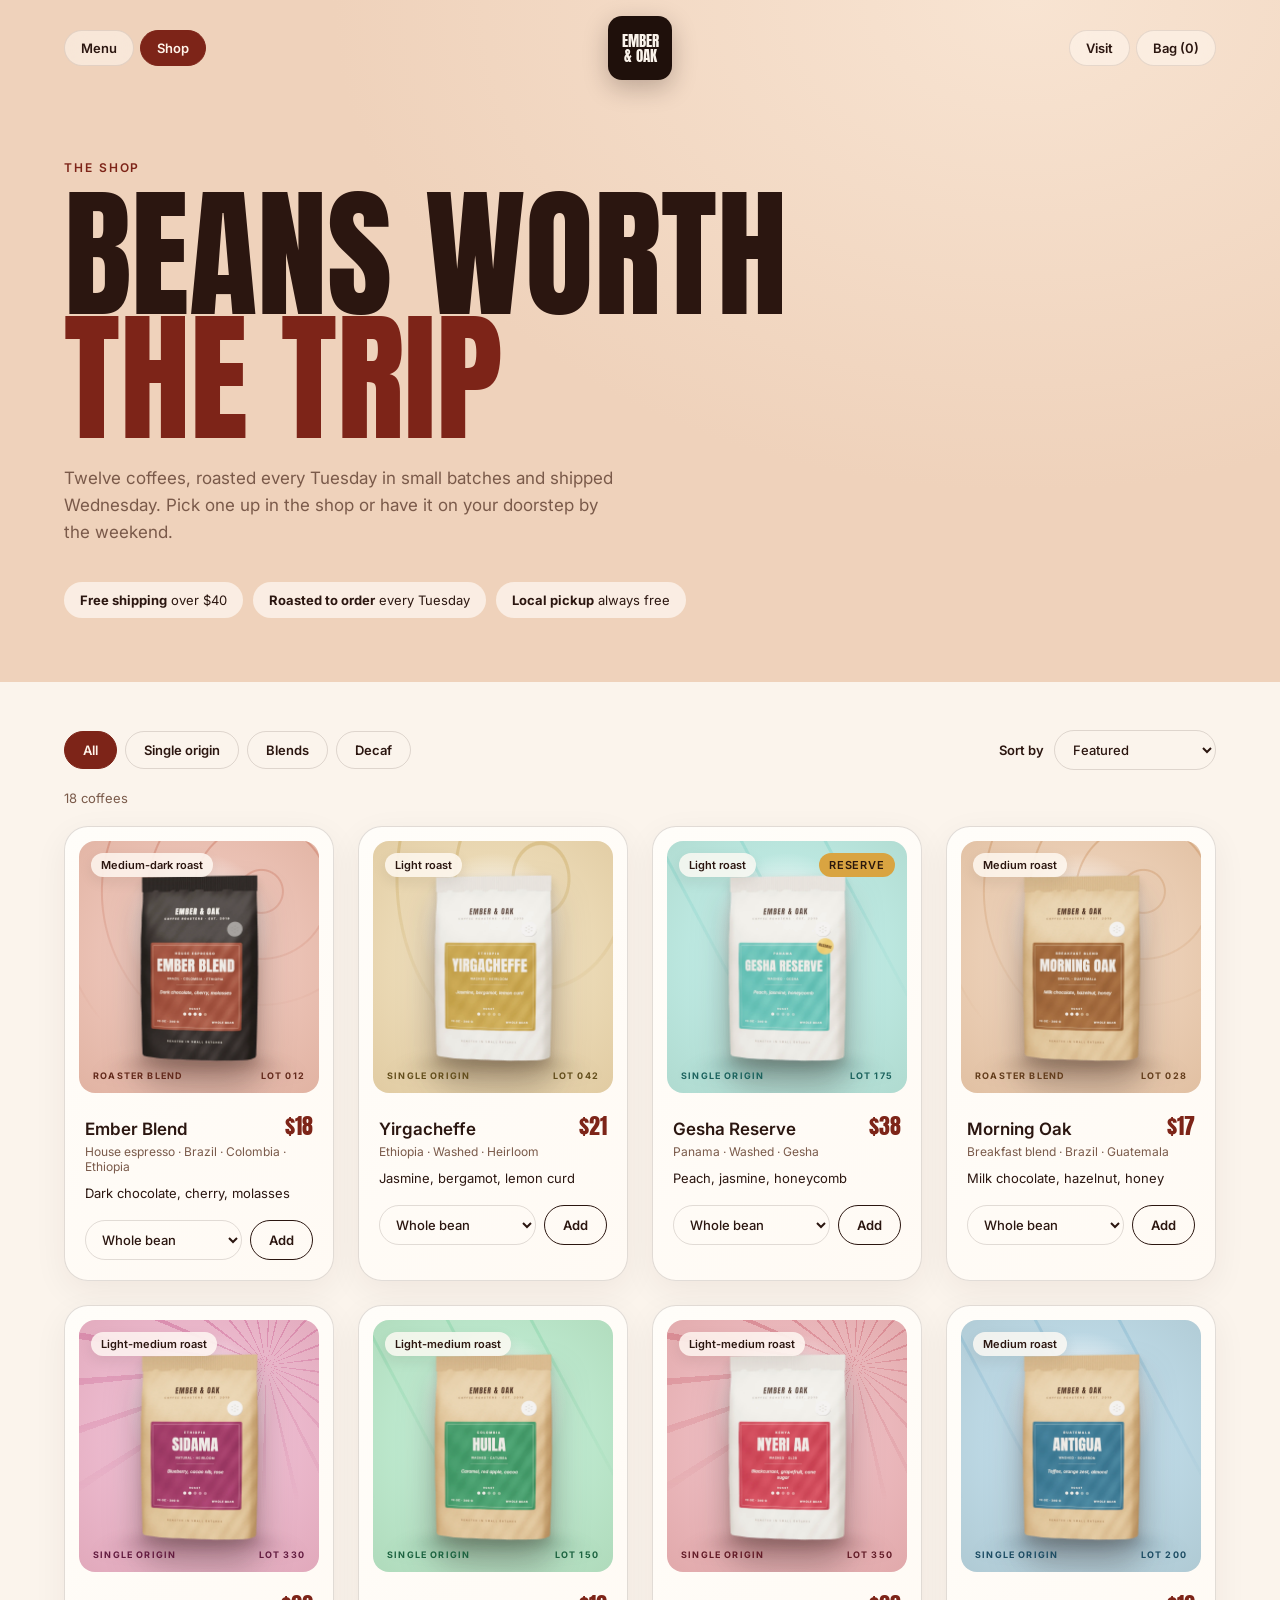
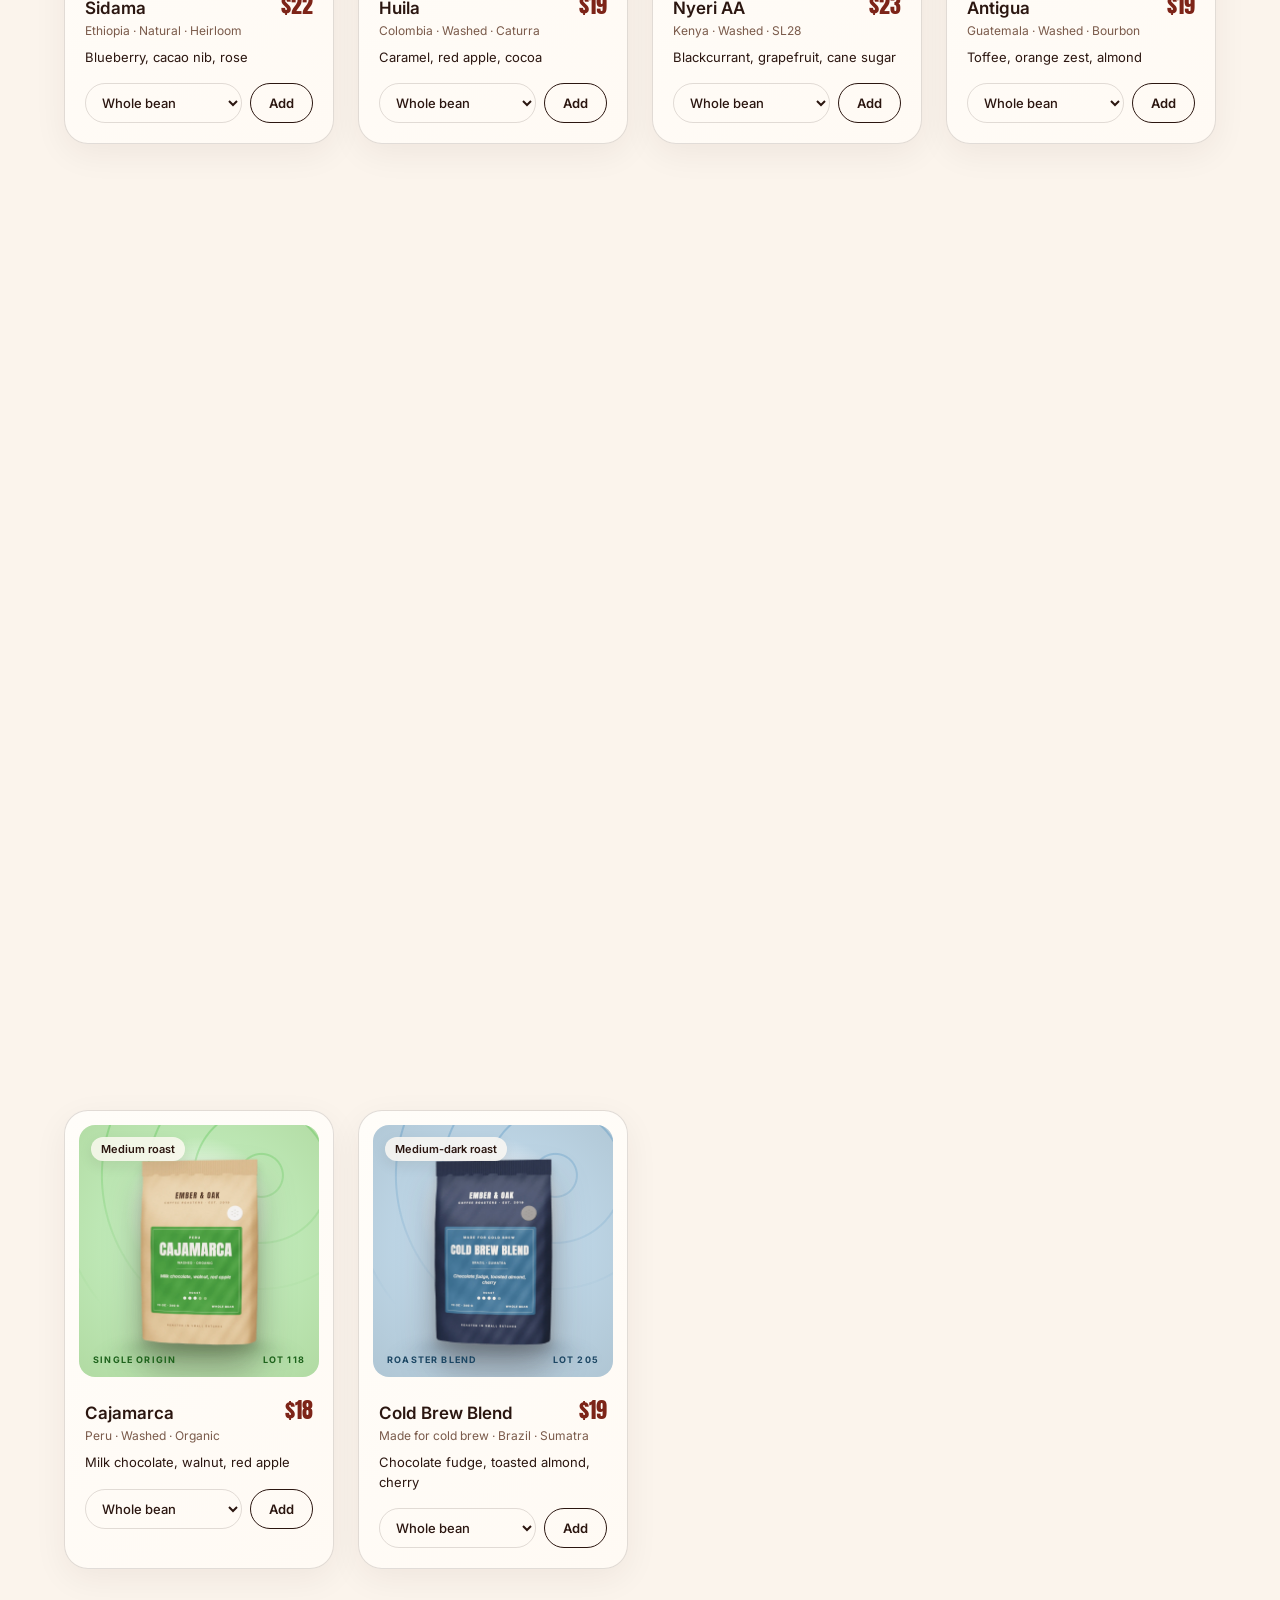
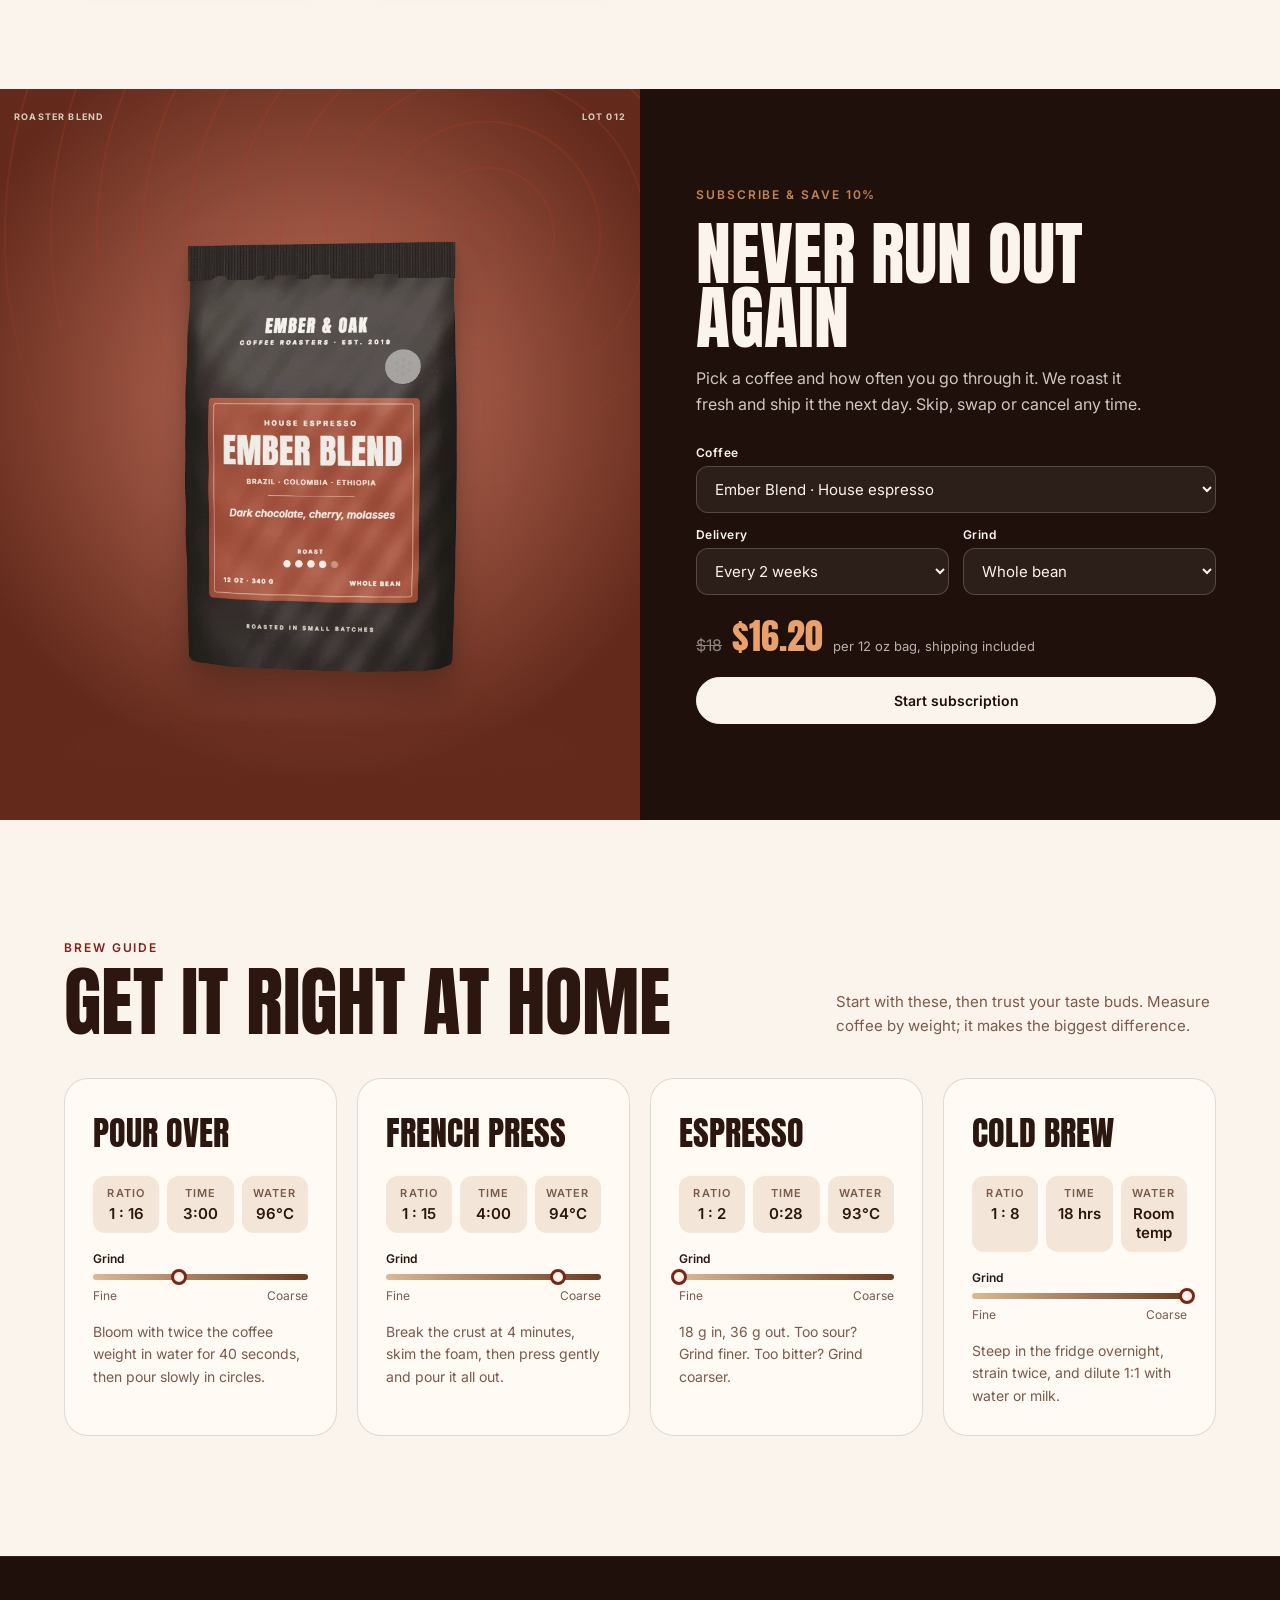
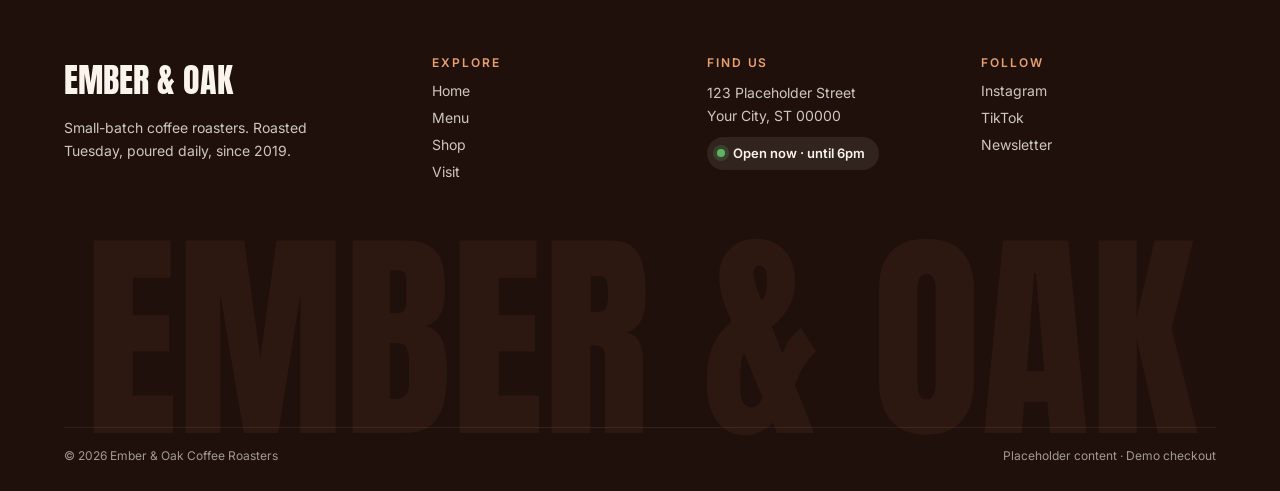
<file: shop.html>
<!doctype html>
<html lang="en">
<head>
  <meta charset="utf-8">
  <meta name="viewport" content="width=device-width, initial-scale=1, viewport-fit=cover">
  <title>Shop beans · Ember &amp; Oak Coffee</title>
  <meta name="description" content="Fresh-roasted single origins, blends and decaf. Roasted Tuesday, shipped Wednesday. Subscribe and save 10%.">
  <link rel="preconnect" href="https://fonts.googleapis.com">
  <link rel="preconnect" href="https://fonts.gstatic.com" crossorigin>
  <link href="https://fonts.googleapis.com/css2?family=Anton&family=Inter:ital,wght@0,400;0,500;0,600;1,500&display=swap" rel="stylesheet">
  <link rel="stylesheet" href="style.css">
  <script type="importmap">
    { "imports": { "three": "https://cdn.jsdelivr.net/npm/three@0.169.0/build/three.module.js", "three/addons/": "https://cdn.jsdelivr.net/npm/three@0.169.0/examples/jsm/" } }
  </script>
</head>
<body class="page-shop">
  <main>
    <section class="page-head shop-head">
      <p class="eyebrow">The shop</p>
      <h1 class="page-title"><span>Beans worth</span> <span class="accent">the trip</span></h1>
      <p class="page-lede">Twelve coffees, roasted every Tuesday in small batches and shipped Wednesday. Pick one up in the shop or have it on your doorstep by the weekend.</p>
      <ul class="perks">
        <li><b>Free shipping</b> over $40</li>
        <li><b>Roasted to order</b> every Tuesday</li>
        <li><b>Local pickup</b> always free</li>
      </ul>
    </section>

    <section class="beans" id="beans">
      <div class="shop-toolbar">
        <div class="chips" role="group" aria-label="Filter beans">
          <button type="button" class="chip active" data-filter="all">All</button>
          <button type="button" class="chip" data-filter="single">Single origin</button>
          <button type="button" class="chip" data-filter="blend">Blends</button>
          <button type="button" class="chip" data-filter="decaf">Decaf</button>
        </div>
        <label class="sort">Sort by
          <select id="sort">
            <option value="featured">Featured</option>
            <option value="price-asc">Price: low to high</option>
            <option value="price-desc">Price: high to low</option>
            <option value="roast-asc">Roast: light to dark</option>
            <option value="roast-desc">Roast: dark to light</option>
          </select>
        </label>
      </div>
      <p class="result-count" id="result-count" aria-live="polite"></p>
      <ul class="grid" id="bean-grid"></ul>
    </section>

    <section class="subscribe" id="subscribe">
      <div class="subscribe-visual" id="sub-visual" aria-hidden="true"></div>
      <div class="subscribe-copy" data-reveal>
        <p class="eyebrow">Subscribe &amp; save 10%</p>
        <h2>Never run out again</h2>
        <p>Pick a coffee and how often you go through it. We roast it fresh and ship it the next day. Skip, swap or cancel any time.</p>
        <form class="sub-form" id="sub-form">
          <label>Coffee
            <select name="bean" id="sub-bean"></select>
          </label>
          <label>Delivery
            <select name="freq" id="sub-freq"></select>
          </label>
          <label>Grind
            <select name="grind" id="sub-grind"></select>
          </label>
          <div class="sub-price" id="sub-price"></div>
          <button type="submit" class="btn light">Start subscription</button>
        </form>
      </div>
    </section>

    <section class="brew-guide" id="brew">
      <div class="feature-head">
        <div>
          <p class="eyebrow">Brew guide</p>
          <h2 data-reveal>Get it right at home</h2>
        </div>
        <p class="feature-note">Start with these, then trust your taste buds. Measure coffee by weight; it makes the biggest difference.</p>
      </div>
      <ul class="guides" id="guides"></ul>
    </section>
  </main>

  <dialog class="product" id="product" aria-labelledby="product-name">
    <button type="button" class="icon-btn product-close" id="product-close" aria-label="Close">×</button>
    <div class="product-grid">
      <div class="product-visual" id="product-visual">
        <div class="product-views" role="group" aria-label="Bag view">
          <button type="button" aria-pressed="true" data-view="front">Front</button>
          <button type="button" aria-pressed="false" data-view="angle">Side</button>
        </div>
      </div>
      <div class="product-info" id="product-info"></div>
    </div>
  </dialog>

  <script type="module" src="shop.js"></script>
</body>
</html>
</file>
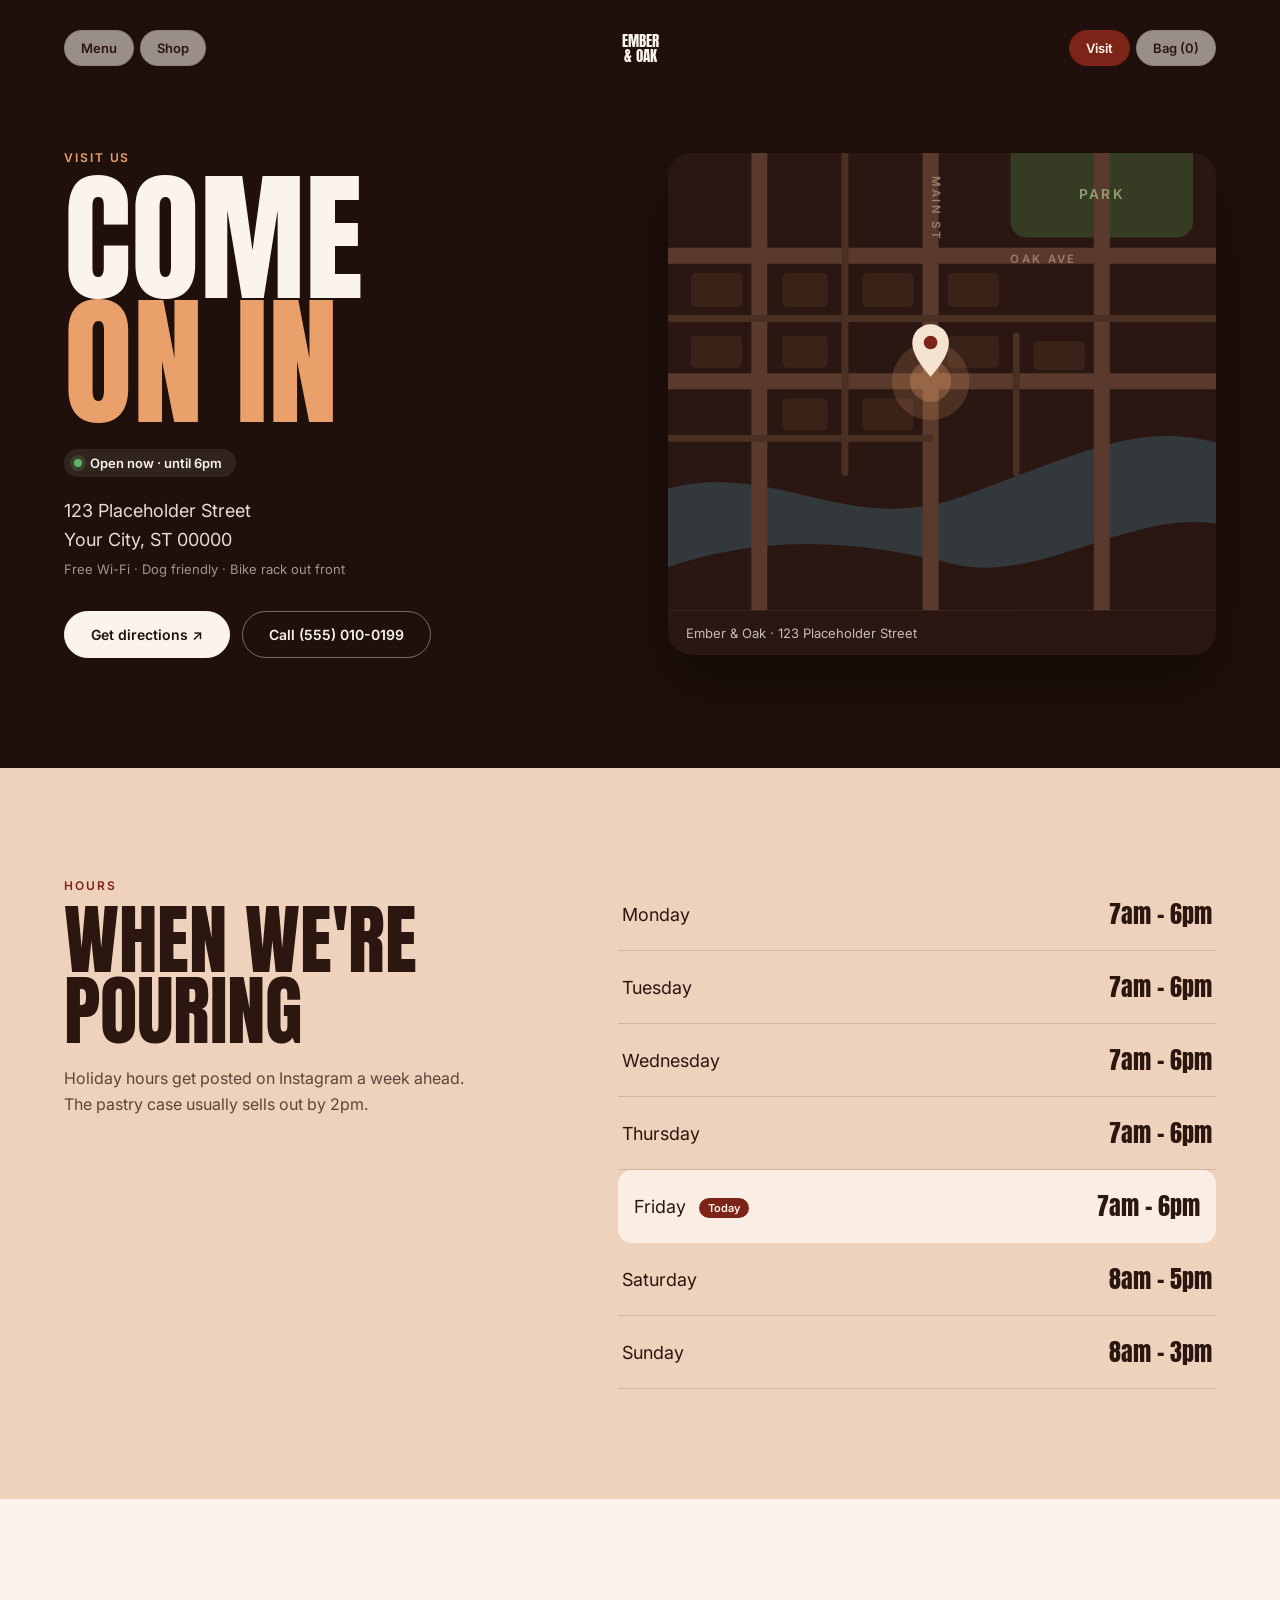
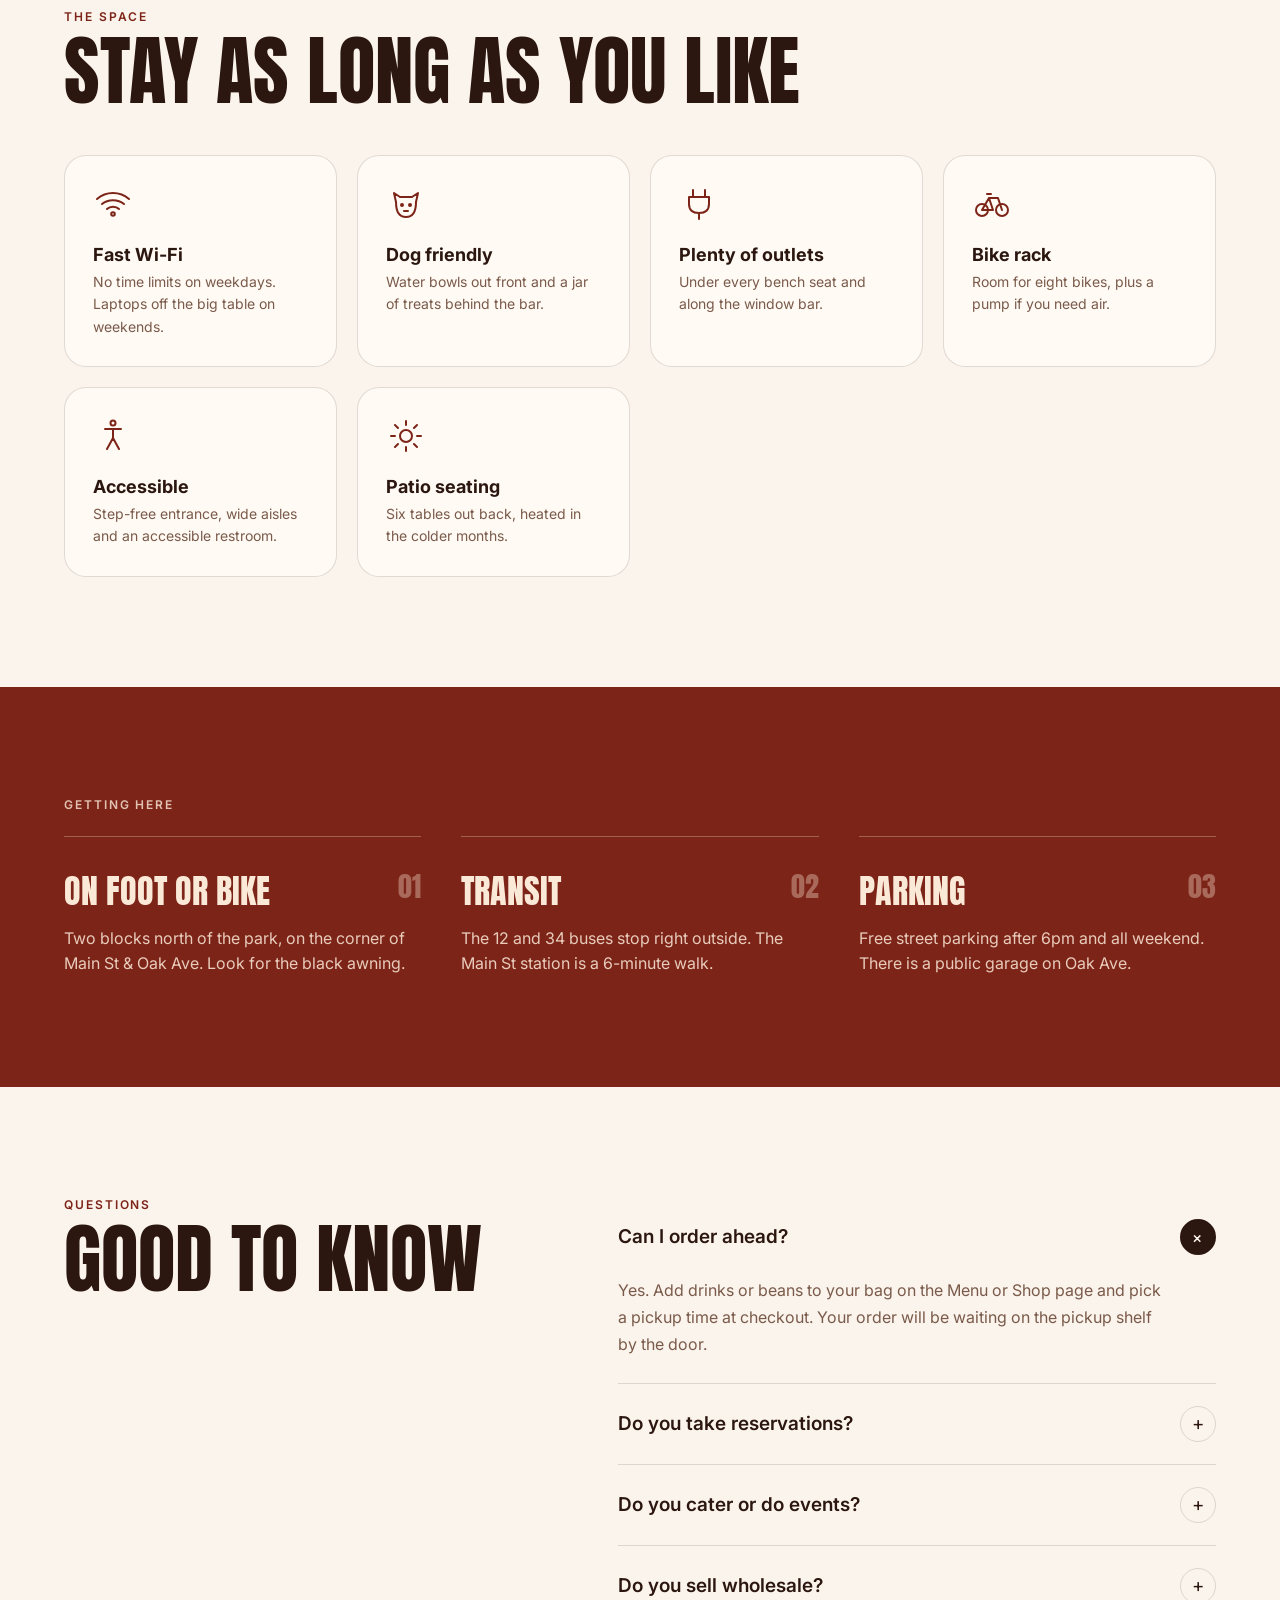
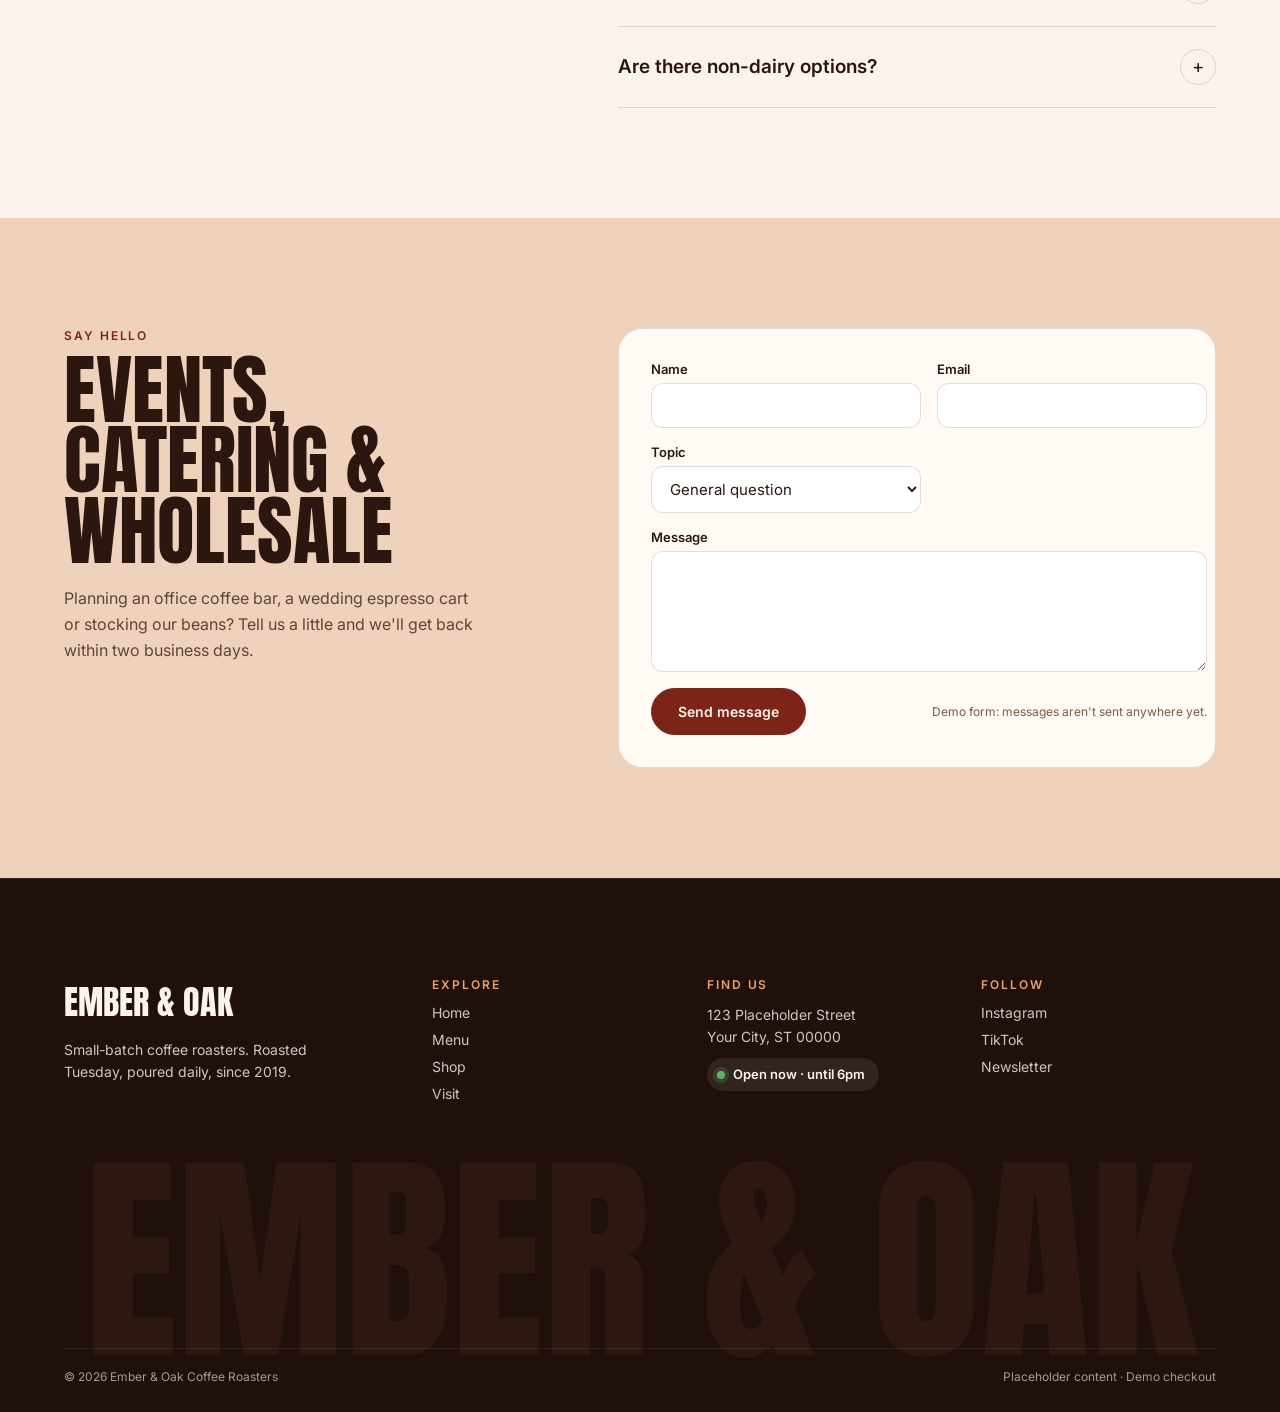
<file: visit.html>
<!doctype html>
<html lang="en">
<head>
  <meta charset="utf-8">
  <meta name="viewport" content="width=device-width, initial-scale=1, viewport-fit=cover">
  <title>Visit · Ember &amp; Oak Coffee</title>
  <meta name="description" content="Hours, directions, parking and everything else you need to find Ember & Oak. Plus catering, events and wholesale.">
  <link rel="preconnect" href="https://fonts.googleapis.com">
  <link rel="preconnect" href="https://fonts.gstatic.com" crossorigin>
  <link href="https://fonts.googleapis.com/css2?family=Anton&family=Inter:ital,wght@0,400;0,500;0,600;1,500&display=swap" rel="stylesheet">
  <link rel="stylesheet" href="style.css">
  <script type="importmap">
    { "imports": { "three": "https://cdn.jsdelivr.net/npm/three@0.169.0/build/three.module.js", "three/addons/": "https://cdn.jsdelivr.net/npm/three@0.169.0/examples/jsm/" } }
  </script>
</head>
<body class="page-visit">
  <main>
    <section class="visit visit-hero">
      <div class="visit-grid">
        <div>
          <p class="eyebrow">Visit us</p>
          <h1 class="page-title light"><span>Come</span> <span class="accent">on in</span></h1>
          <p data-open-status></p>
          <p class="address" id="address"></p>
          <div class="actions">
            <a class="btn light" id="directions" target="_blank" rel="noopener">Get directions ↗</a>
            <a class="btn ghost-light" id="call">Call us</a>
          </div>
        </div>
        <figure class="map" data-reveal aria-label="Map showing the shop's location">
          <svg viewBox="0 0 480 400" role="img" aria-hidden="true">
            <rect width="480" height="400" fill="#2a1711"/>
            <path d="M-20 300 C 90 260, 150 340, 260 300 S 420 230, 500 260 L 500 330 C 420 300, 330 380, 250 360 S 80 330, -20 370 Z" fill="#3b5560" opacity=".55"/>
            <rect x="300" y="-14" width="160" height="88" rx="14" fill="#3d4a2c" opacity=".7"/>
            <g stroke="#5a3a2c" stroke-width="14" stroke-linecap="round">
              <path d="M-10 90 H490"/><path d="M-10 200 H490"/><path d="M80 -10 V410"/><path d="M230 -10 V410"/><path d="M380 -10 V410"/>
            </g>
            <g stroke="#4a2f23" stroke-width="6" stroke-linecap="round">
              <path d="M-10 145 H490"/><path d="M155 -10 V280"/><path d="M305 160 V280"/><path d="M-10 250 H230"/>
            </g>
            <g fill="#3a2219">
              <rect x="100" y="105" width="40" height="30" rx="4"/><rect x="170" y="105" width="45" height="30" rx="4"/>
              <rect x="100" y="160" width="40" height="28" rx="4"/><rect x="245" y="105" width="45" height="30" rx="4"/>
              <rect x="245" y="160" width="45" height="28" rx="4"/><rect x="320" y="165" width="45" height="25" rx="4"/>
              <rect x="20" y="105" width="45" height="30" rx="4"/><rect x="20" y="160" width="45" height="28" rx="4"/>
              <rect x="170" y="215" width="45" height="28" rx="4"/><rect x="100" y="215" width="40" height="28" rx="4"/>
            </g>
            <text x="380" y="40" fill="#8fa070" font-family="Inter, sans-serif" font-size="12" font-weight="600" text-anchor="middle" letter-spacing="2">PARK</text>
            <text transform="translate(234 20) rotate(90)" fill="#9c7a66" font-family="Inter, sans-serif" font-size="10" font-weight="600" letter-spacing="2" dominant-baseline="middle">MAIN ST</text>
            <text x="300" y="94" fill="#9c7a66" font-family="Inter, sans-serif" font-size="10" font-weight="600" letter-spacing="2" dominant-baseline="middle">OAK AVE</text>
            <g transform="translate(230 200)">
              <circle r="34" fill="#e9a06b" opacity=".18" class="pulse"/>
              <circle r="18" fill="#e9a06b" opacity=".3"/>
              <path d="M0 6 C -14 -10, -16 -18, -16 -24 A16 16 0 1 1 16 -24 C 16 -18, 14 -10, 0 6 Z" fill="#f4e3cf" transform="translate(0 -10)"/>
              <circle cy="-34" r="6" fill="#7d2418"/>
            </g>
          </svg>
          <figcaption>Ember &amp; Oak · <span id="map-street"></span></figcaption>
        </figure>
      </div>
    </section>

    <section class="hours-week">
      <div class="split">
        <div data-reveal>
          <p class="eyebrow">Hours</p>
          <h2>When we're pouring</h2>
          <p class="split-note">Holiday hours get posted on Instagram a week ahead. The pastry case usually sells out by 2pm.</p>
        </div>
        <dl class="week" id="week" data-reveal></dl>
      </div>
    </section>

    <section class="amenities">
      <p class="eyebrow">The space</p>
      <h2 data-reveal>Stay as long as you like</h2>
      <ul class="amenity-grid" id="amenities"></ul>
    </section>

    <section class="getting-here">
      <p class="eyebrow">Getting here</p>
      <ul class="here-grid" id="getting-here"></ul>
    </section>

    <section class="faq">
      <div class="split">
        <div data-reveal>
          <p class="eyebrow">Questions</p>
          <h2>Good to know</h2>
        </div>
        <div class="faq-list" id="faq"></div>
      </div>
    </section>

    <section class="contact" id="contact">
      <div class="split">
        <div data-reveal>
          <p class="eyebrow">Say hello</p>
          <h2>Events, catering &amp; wholesale</h2>
          <p class="split-note">Planning an office coffee bar, a wedding espresso cart or stocking our beans? Tell us a little and we'll get back within two business days.</p>
        </div>
        <form class="contact-form" id="contact-form" novalidate data-reveal>
          <label>Name <input name="name" autocomplete="name" required></label>
          <label>Email <input name="email" type="email" autocomplete="email" required></label>
          <label>Topic
            <select name="topic">
              <option>General question</option>
              <option>Catering &amp; events</option>
              <option>Wholesale</option>
              <option>Private room booking</option>
            </select>
          </label>
          <label class="full">Message <textarea name="message" rows="5" required></textarea></label>
          <div class="full form-foot">
            <button type="submit" class="btn">Send message</button>
            <p class="fine">Demo form: messages aren't sent anywhere yet.</p>
          </div>
        </form>
      </div>
    </section>
  </main>

  <script type="module" src="visit.js"></script>
</body>
</html>
</file>
<file: style.css>
:root {
  --peach: #efd2bb;
  --paper: #fbf4ec;
  --card: #fffaf4;
  --espresso: #1f100b;
  --ink: #2b1610;
  --muted: #7a5a4a;
  --maroon: #7d2418;
  --maroon-dark: #5e180f;
  --line: rgba(43, 22, 16, 0.14);
  --display: 'Anton', Impact, 'Arial Narrow', sans-serif;
  --body: 'Inter', system-ui, -apple-system, sans-serif;
  --ease-out: cubic-bezier(0.16, 1, 0.3, 1);
  --gutter: clamp(16px, 5vw, 72px);
}

* { box-sizing: border-box; }
html { scroll-behavior: smooth; }
body {
  margin: 0;
  font-family: var(--body);
  color: var(--ink);
  background: var(--peach);
  -webkit-font-smoothing: antialiased;
  overflow-x: hidden;
}
h1, h2, h3, p { margin: 0; }
a { color: inherit; }
button { font: inherit; color: inherit; cursor: pointer; }
:focus-visible { outline: 2px solid var(--maroon); outline-offset: 3px; }

/* Layering: section backgrounds < giant type (z 0) < 3D canvas (z 1) < UI (z 2) */
#stage {
  position: fixed;
  inset: 0;
  width: 100%;
  height: 100%;
  z-index: 1;
  pointer-events: none;
}
main > section { position: relative; }

.eyebrow {
  font-size: 12px;
  font-weight: 600;
  letter-spacing: 0.16em;
  text-transform: uppercase;
}

.btn {
  display: inline-flex;
  align-items: center;
  gap: 8px;
  padding: 14px 26px;
  border-radius: 999px;
  border: 1.5px solid var(--maroon);
  background: var(--maroon);
  color: #fff4ea;
  font-size: 14px;
  font-weight: 600;
  text-decoration: none;
  transition: transform 0.4s var(--ease-out), background 0.3s;
}
.btn:hover { transform: translateY(-2px); background: var(--maroon-dark); }
.btn.ghost { background: transparent; color: var(--ink); border-color: var(--ink); }
.btn.ghost:hover { background: var(--ink); color: var(--paper); }
.btn.light { background: var(--paper); color: var(--espresso); border-color: var(--paper); }
.btn.light:hover { background: #fff; }

/* ---------- Loader ---------- */
.loader {
  position: fixed;
  inset: 0;
  z-index: 50;
  display: grid;
  place-content: center;
  justify-items: center;
  gap: 18px;
  background: var(--espresso);
  color: var(--paper);
  transition: opacity 0.8s var(--ease-out), visibility 0.8s;
}
.loader span { font-family: var(--display); font-size: clamp(40px, 8vw, 88px); text-transform: uppercase; }
.loader i { width: 160px; height: 2px; background: rgba(251, 244, 236, 0.2); overflow: hidden; position: relative; }
.loader i::after { content: ''; position: absolute; inset: 0; background: var(--paper); animation: load 1.2s var(--ease-out) infinite; }
@keyframes load { from { transform: translateX(-100%); } to { transform: translateX(100%); } }
body.ready .loader { opacity: 0; visibility: hidden; }

/* ---------- Nav ---------- */
.nav {
  position: fixed;
  top: 0;
  left: 0;
  right: 0;
  z-index: 20;
  display: grid;
  grid-template-columns: 1fr auto 1fr;
  align-items: center;
  padding: 16px var(--gutter);
  pointer-events: none;
}
.nav > * { pointer-events: auto; }
.nav-links { display: flex; gap: 6px; }
.nav-links a, .nav-visit, .bag-btn {
  padding: 9px 16px;
  border-radius: 999px;
  font-size: 13px;
  font-weight: 600;
  text-decoration: none;
  background: rgba(255, 248, 240, 0.55);
  backdrop-filter: blur(10px);
  -webkit-backdrop-filter: blur(10px);
  border: 1px solid rgba(43, 22, 16, 0.1);
  transition: background 0.3s;
}
.nav-links a:hover, .nav-visit:hover, .bag-btn:hover { background: rgba(255, 248, 240, 0.9); }
.nav-links a[aria-current='page'] { background: var(--maroon); color: #fff4ea; border-color: var(--maroon); }

/* Phone tab bar: the four pages, always visible at the bottom of the screen. */
.tabbar { display: none; }
.logo {
  display: grid;
  place-items: center;
  width: 64px;
  height: 64px;
  border-radius: 14px;
  background: var(--espresso);
  color: var(--paper);
  text-decoration: none;
  font-family: var(--display);
  font-size: 15px;
  line-height: 1;
  text-transform: uppercase;
  align-content: center;
  box-shadow: 0 8px 24px rgba(31, 16, 11, 0.25);
}
.nav-actions { display: flex; justify-content: flex-end; gap: 6px; }
.bag-btn { color: var(--ink); }
.bag-btn.bump { animation: bump 0.5s var(--ease-out); }
@keyframes bump { 40% { transform: scale(1.15); } }

/* ---------- Hero ---------- */
.hero {
  min-height: 100svh;
  display: grid;
  grid-template-columns: minmax(0, 1fr) minmax(0, 1fr);
  align-items: center;
  padding: 120px var(--gutter) 80px;
  overflow: hidden;
  background: radial-gradient(110% 90% at 68% 45%, #f8e4d2 0%, #efcfb6 55%, #e3b796 100%);
  touch-action: pan-y;
}
.hero-word {
  position: absolute;
  left: 50%;
  bottom: -0.1em;
  transform: translateX(-50%);
  z-index: 0;
  font-family: var(--display);
  font-size: clamp(130px, 25vw, 440px);
  line-height: 0.8;
  color: rgba(125, 36, 24, 0.08);
  white-space: nowrap;
  pointer-events: none;
}
.hero-copy { position: relative; z-index: 2; max-width: 560px; }
.hero-copy .eyebrow { color: var(--maroon); margin-bottom: 20px; }
.hero h1 {
  font-family: var(--display);
  font-weight: 400;
  font-size: clamp(64px, 9.5vw, 150px);
  line-height: 0.9;
  text-transform: uppercase;
  color: var(--ink);
}
.hero h1 .line { display: block; overflow: hidden; }
.hero h1 .line > span { display: inline-block; transform: translateY(105%); transition: transform 1.1s var(--ease-out); }
.hero h1 .line:nth-child(2) > span { transition-delay: 0.08s; }
.hero h1 .line:nth-child(3) > span { transition-delay: 0.16s; }
body.ready .hero h1 .line > span { transform: none; }
.hero h1 .accent { color: var(--maroon); }
.lede { margin: 24px 0 32px; max-width: 420px; font-size: 16px; line-height: 1.6; color: var(--muted); }
.actions { display: flex; flex-wrap: wrap; gap: 12px; }
.hero-side {
  position: relative;
  z-index: 2;
  justify-self: end;
  align-self: end;
  list-style: none;
  margin: 0;
  padding: 0;
  display: grid;
  gap: 12px;
  font-size: 13px;
  font-weight: 600;
}
.hero-side b { color: var(--maroon); margin-right: 8px; }
.scroll-cue {
  position: absolute;
  left: 50%;
  bottom: 24px;
  transform: translateX(-50%);
  z-index: 2;
  display: grid;
  justify-items: center;
  gap: 8px;
  font-size: 11px;
  font-weight: 600;
  letter-spacing: 0.2em;
  text-transform: uppercase;
}
.scroll-cue i { width: 1px; height: 36px; background: currentColor; transform-origin: top; animation: cue 1.8s var(--ease-out) infinite; }
@keyframes cue { 0% { transform: scaleY(0); } 50% { transform: scaleY(1); transform-origin: top; } 51% { transform-origin: bottom; } 100% { transform: scaleY(0); transform-origin: bottom; } }

/* ---------- Drinks carousel ---------- */
.drinks {
  height: 100svh;
  min-height: 600px;
  overflow: hidden;
  background: var(--drink-bg, #d88a45);
  color: var(--drink-ink, #2b140a);
  transition: background-color 0.9s var(--ease-out), color 0.9s;
  touch-action: pan-y;
  cursor: grab;
  user-select: none;
}
.drinks:active { cursor: grabbing; }
.drinks-top, .drinks-bottom {
  position: absolute;
  left: var(--gutter);
  right: var(--gutter);
  z-index: 2;
  display: flex;
  justify-content: space-between;
  align-items: flex-end;
  gap: 24px;
}
.drinks-top { top: 108px; }
.drinks-bottom { bottom: 36px; }
.drinks-hint { opacity: 0.7; }
.drink-disc {
  position: absolute;
  left: 50%;
  top: 52%;
  z-index: 0;
  width: min(56vh, 74vw);
  aspect-ratio: 1;
  border-radius: 50%;
  transform: translate(-50%, -50%);
  background:
    radial-gradient(circle at 36% 28%, rgba(255,255,255,0.56), transparent 26%),
    color-mix(in srgb, var(--drink-bg, #d88a45) 50%, #fff4e6);
  box-shadow:
    0 44px 90px color-mix(in srgb, var(--drink-ink, #2b140a) 18%, transparent),
    inset 0 0 0 1px rgba(255,255,255,0.3);
  transition: background-color 0.9s var(--ease-out);
}
.drink-disc::before, .drink-disc::after {
  content: '';
  position: absolute;
  border-radius: 50%;
  pointer-events: none;
}
.drink-disc::before { inset: -13%; border: 1px solid color-mix(in srgb, currentColor 20%, transparent); }
.drink-disc::after { inset: 12%; border: 1px dashed color-mix(in srgb, currentColor 24%, transparent); animation: orbit 26s linear infinite; }
@keyframes orbit { to { transform: rotate(360deg); } }
.drink-disc.pulse { animation: pulse 0.9s var(--ease-out); }
@keyframes pulse { 0% { transform: translate(-50%, -50%) scale(0.9); } 100% { transform: translate(-50%, -50%) scale(1); } }
.drink-name {
  position: absolute;
  left: 0;
  right: 0;
  top: 52%;
  z-index: 0;
  transform: translateY(-50%);
  text-align: center;
  font-family: var(--display);
  font-weight: 400;
  font-size: clamp(56px, min(13.5vw, 190vw / var(--len, 13)), 270px);
  line-height: 0.86;
  text-transform: uppercase;
  white-space: nowrap;
  pointer-events: none;
}
.drink-name .word { display: inline-block; overflow: hidden; padding: 0 0.04em; }
.drink-name .ch { display: inline-block; animation: rise 0.9s var(--ease-out) both; animation-delay: calc(var(--i) * 32ms); }
@keyframes rise { from { transform: translateY(100%); opacity: 0; } to { transform: none; opacity: 1; } }
.drink-count { font-size: 13px; font-weight: 600; opacity: 0.7; margin-bottom: 6px; }
.drink-desc { font-size: 14px; font-weight: 500; }
.drink-price { font-family: var(--display); font-size: 34px; margin-top: 6px; }
.drink-controls { display: flex; align-items: center; gap: 14px; }
.round {
  width: 48px;
  height: 48px;
  border-radius: 50%;
  border: 1.5px solid currentColor;
  background: transparent;
  font-size: 18px;
  transition: transform 0.4s var(--ease-out), background 0.3s;
}
.round:hover { transform: scale(1.08); }
.round.solid { background: var(--drink-ink, #2b140a); color: var(--drink-bg, #d88a45); border-color: var(--drink-ink, #2b140a); }
.dots { display: flex; gap: 6px; }
.dots button {
  width: 8px;
  height: 8px;
  padding: 0;
  border: 0;
  border-radius: 999px;
  background: currentColor;
  opacity: 0.35;
  transition: width 0.5s var(--ease-out), opacity 0.3s;
}
.dots button[aria-selected='true'] { width: 28px; opacity: 1; }

/* ---------- Beans shop ---------- */
.beans {
  z-index: 2;
  background: var(--paper);
  padding: 120px var(--gutter);
  border-radius: 32px 32px 0 0;
}
.beans-head { display: flex; flex-wrap: wrap; justify-content: space-between; align-items: flex-end; gap: 24px; margin-bottom: 48px; }
.beans-head .eyebrow { color: var(--maroon); margin-bottom: 12px; }
.beans h2, .visit h2 {
  font-family: var(--display);
  font-weight: 400;
  font-size: clamp(48px, 7vw, 110px);
  line-height: 0.9;
  text-transform: uppercase;
}
.chips { display: flex; flex-wrap: wrap; gap: 8px; }
.chip {
  padding: 10px 18px;
  border-radius: 999px;
  border: 1.5px solid var(--line);
  background: transparent;
  font-size: 13px;
  font-weight: 600;
  transition: background 0.3s, color 0.3s, border-color 0.3s;
}
.chip:hover { border-color: var(--ink); }
.chip.active { background: var(--maroon); border-color: var(--maroon); color: #fff4ea; }
.grid {
  list-style: none;
  margin: 0;
  padding: 0;
  display: grid;
  grid-template-columns: repeat(auto-fill, minmax(240px, 1fr));
  gap: 24px;
}
.card {
  background: linear-gradient(145deg, #fffdf9, var(--card));
  border: 1px solid var(--line);
  border-radius: 24px;
  padding: 14px;
  box-shadow: 0 10px 34px rgba(43, 22, 16, 0.06);
  transition: transform 0.5s var(--ease-out), box-shadow 0.5s var(--ease-out), opacity 0.8s var(--ease-out);
}
.card:hover { box-shadow: 0 28px 60px rgba(43, 22, 16, 0.16); }
.card-visual {
  position: relative;
  aspect-ratio: 1 / 1.05;
  border-radius: 16px;
  display: grid;
  place-items: center;
  overflow: hidden;
  isolation: isolate;
  background:
    radial-gradient(circle at var(--mx, 50%) var(--my, 34%), rgba(255,255,255,0.95) 0 10%, transparent 36%),
    radial-gradient(circle at 50% 46%, var(--accent-soft, hsl(var(--hue), 72%, 88%)), color-mix(in srgb, var(--accent, hsl(var(--hue), 68%, 42%)) 34%, #f8eee4));
}
.card-visual::before, .bean-tile-visual::before, .product-visual::before, .subscribe-visual::before {
  content: '';
  position: absolute;
  inset: 0;
  z-index: 0;
  opacity: 0.25;
  pointer-events: none;
  background-image: repeating-radial-gradient(circle at 76% 20%, transparent 0 20px, var(--accent, currentColor) 21px 22px, transparent 23px 46px);
  mask-image: linear-gradient(to bottom, #000, transparent 72%);
  -webkit-mask-image: linear-gradient(to bottom, #000, transparent 72%);
}
:is(.card-visual, .bean-tile-visual, .product-visual, .subscribe-visual)[data-pattern='terrace']::before {
  background-image: repeating-radial-gradient(ellipse at 70% 15%, transparent 0 26px, var(--accent, currentColor) 27px 29px, transparent 30px 58px);
}
:is(.card-visual, .bean-tile-visual, .product-visual, .subscribe-visual)[data-pattern='night']::before {
  background-image: radial-gradient(circle at 18% 20%, var(--accent-soft) 0 2px, transparent 3px), radial-gradient(circle at 76% 14%, var(--accent) 0 4px, transparent 5px), radial-gradient(circle at 84% 35%, var(--accent-soft) 0 2px, transparent 3px);
  background-size: 68px 68px, 110px 110px, 84px 84px;
}
:is(.card-visual, .bean-tile-visual, .product-visual, .subscribe-visual)[data-pattern='botanical']::before {
  background-image: repeating-linear-gradient(62deg, transparent 0 34px, color-mix(in srgb, var(--accent) 65%, transparent) 35px 37px, transparent 38px 74px);
}
:is(.card-visual, .bean-tile-visual, .product-visual, .subscribe-visual)[data-pattern='mosaic']::before {
  background-image: linear-gradient(45deg, transparent 46%, var(--accent) 47% 49%, transparent 50%), linear-gradient(-45deg, transparent 46%, var(--accent) 47% 49%, transparent 50%);
  background-size: 74px 74px;
}
:is(.card-visual, .bean-tile-visual, .product-visual, .subscribe-visual)[data-pattern='sunburst']::before {
  background-image: repeating-conic-gradient(from 12deg at 78% 18%, var(--accent) 0 2deg, transparent 2deg 14deg);
}
.card-visual::after, .bean-tile-visual::after, .product-visual::after, .subscribe-visual::after {
  content: '';
  position: absolute;
  z-index: 1;
  left: 18%;
  right: 18%;
  bottom: 7%;
  height: 10%;
  border-radius: 50%;
  background: color-mix(in srgb, var(--accent-deep, var(--ink)) 32%, transparent);
  filter: blur(15px);
  transform: perspective(180px) rotateX(62deg);
}
.bag-stage-meta {
  position: absolute;
  z-index: 4;
  left: 14px;
  right: 14px;
  bottom: 12px;
  display: flex;
  justify-content: space-between;
  gap: 12px;
  color: var(--accent-deep, var(--ink));
  font-size: 9px;
  font-weight: 700;
  letter-spacing: 0.13em;
  text-transform: uppercase;
}
.bag-stage-meta b { font-weight: 700; }
.product-visual .bag-stage-meta, .subscribe-visual .bag-stage-meta { top: 22px; bottom: auto; color: var(--accent-deep, var(--paper)); }
.subscribe-visual .bag-stage-meta { color: var(--paper); opacity: 0.8; }
.bag-slot { position: absolute; inset: 0; z-index: 2; }
.bag-img {
  position: absolute;
  inset: 0;
  width: 100%;
  height: 100%;
  object-fit: contain;
  filter: saturate(1.04) contrast(1.025) drop-shadow(0 24px 18px rgba(43, 22, 16, 0.3)) drop-shadow(0 5px 5px rgba(43, 22, 16, 0.16));
  transition: opacity 0.5s var(--ease-out), transform 0.7s var(--ease-out);
  animation: bagIn 0.8s var(--ease-out) both;
}
.bag-img.angle { opacity: 0; }
.card:hover .bag-img { transform: translateY(-6px) scale(1.03); }
.card:hover .bag-img.front { opacity: 0; }
.card:hover .bag-img.angle { opacity: 1; }
@keyframes bagIn { from { opacity: 0; transform: translateY(12px) scale(0.97); } }
.bag-skeleton {
  position: absolute;
  left: 30%;
  right: 30%;
  top: 16%;
  bottom: 14%;
  border-radius: 10px 10px 16px 16px;
  background: linear-gradient(100deg, rgba(255, 255, 255, 0.15) 30%, rgba(255, 255, 255, 0.5) 50%, rgba(255, 255, 255, 0.15) 70%) 0 0 / 300% 100%, hsl(var(--hue), 30%, 76%);
  animation: shimmer 1.4s linear infinite;
}
@keyframes shimmer { to { background-position: -300% 0, 0 0; } }
.badge, .roast-chip {
  position: absolute;
  top: 12px;
  z-index: 4;
  padding: 5px 10px;
  border-radius: 999px;
  font-size: 11px;
  font-weight: 600;
}
.roast-chip { left: 12px; background: rgba(255, 250, 244, 0.8); backdrop-filter: blur(8px); box-shadow: 0 5px 14px rgba(43,22,16,0.08); }
.badge { right: 12px; background: #d9a441; color: #2a170d; text-transform: uppercase; letter-spacing: 0.08em; }
.card-body { padding: 16px 6px 6px; }
.card-row { display: flex; justify-content: space-between; align-items: baseline; gap: 12px; }
.card h3 { font-size: 17px; font-weight: 600; }
.price { font-family: var(--display); font-size: 22px; color: var(--maroon); }
.origin { font-size: 12px; color: var(--muted); margin-top: 2px; }
.notes { font-size: 13px; margin: 10px 0 16px; line-height: 1.5; }
.buy { display: flex; gap: 8px; }
.buy select {
  flex: 1;
  min-width: 0;
  padding: 10px 12px;
  border-radius: 999px;
  border: 1.5px solid var(--line);
  background: transparent;
  font: 500 13px var(--body);
  color: var(--ink);
}
.add {
  padding: 10px 18px;
  border-radius: 999px;
  border: 1.5px solid var(--ink);
  background: transparent;
  font-size: 13px;
  font-weight: 600;
  transition: background 0.3s, color 0.3s;
}
.add:hover { background: var(--ink); color: var(--paper); }

/* ---------- Visit ---------- */
.visit {
  z-index: 2;
  background: var(--espresso);
  color: var(--paper);
  padding: 150px var(--gutter) 110px;
  overflow: hidden;
}
.visit-grid { display: grid; grid-template-columns: repeat(auto-fit, minmax(300px, 1fr)); gap: 56px; align-items: center; }
.visit .eyebrow { color: #e9a06b; margin-bottom: 12px; }
.status {
  display: inline-flex;
  align-items: center;
  gap: 8px;
  padding: 6px 14px 6px 10px;
  border-radius: 999px;
  background: rgba(127, 90, 70, 0.14);
  font-size: 13px;
  font-weight: 600;
}
.status::before { content: ''; flex: none; width: 8px; height: 8px; border-radius: 50%; background: #d0644a; }
.status.is-open::before { background: #5fb463; box-shadow: 0 0 0 4px rgba(95, 180, 99, 0.2); }
.visit .status { margin-top: 24px; background: rgba(251, 244, 236, 0.08); }
.address { margin: 20px 0 28px; font-size: 18px; line-height: 1.6; opacity: 0.9; }
.address-notes { font-size: 13px; opacity: 0.65; }
.btn.ghost-light { background: transparent; color: var(--paper); border-color: rgba(251, 244, 236, 0.4); }
.btn.ghost-light:hover { border-color: var(--paper); background: rgba(251, 244, 236, 0.08); }
.map { margin: 0; border-radius: 24px; overflow: hidden; background: #2a1711; box-shadow: 0 30px 60px rgba(0, 0, 0, 0.35); }
.map svg { display: block; width: 100%; height: auto; }
.map figcaption { padding: 14px 18px; font-size: 13px; opacity: 0.75; border-top: 1px solid rgba(251, 244, 236, 0.08); }
.map .pulse { transform-origin: center; transform-box: fill-box; animation: ping 2.2s var(--ease-out) infinite; }
@keyframes ping { from { transform: scale(0.4); opacity: 0.6; } to { transform: scale(1.6); opacity: 0; } }

/* ---------- Site footer ---------- */
.site-footer {
  position: relative;
  z-index: 2;
  overflow: hidden;
  background: var(--espresso);
  color: var(--paper);
  padding: 96px var(--gutter) 0;
  border-top: 1px solid rgba(251, 244, 236, 0.08);
}
.footer-grid { display: grid; grid-template-columns: 1.4fr repeat(3, 1fr); gap: 40px; }
.footer-grid > div { display: grid; gap: 10px; align-content: start; font-size: 14px; }
.footer-grid a { text-decoration: none; opacity: 0.8; width: fit-content; }
.footer-grid a:hover { opacity: 1; text-decoration: underline; text-underline-offset: 3px; }
.footer-grid p { opacity: 0.8; line-height: 1.6; }
.footer-grid .status { background: rgba(251, 244, 236, 0.08); opacity: 1; width: fit-content; }
.footer-brand { font-family: var(--display); font-size: 34px; text-transform: uppercase; opacity: 1 !important; }
.footer-blurb { max-width: 280px; }
.footer-h { font-size: 12px; font-weight: 600; letter-spacing: 0.16em; text-transform: uppercase; color: #e9a06b; opacity: 1 !important; }
.wordmark {
  margin-top: 72px;
  font-family: var(--display);
  font-size: 17.5vw;
  line-height: 0.78;
  text-transform: uppercase;
  text-align: center;
  white-space: nowrap;
  color: #2c1811;
}
.footer-base {
  display: flex;
  flex-wrap: wrap;
  justify-content: space-between;
  gap: 12px;
  padding: 20px 0 28px;
  border-top: 1px solid rgba(251, 244, 236, 0.12);
  font-size: 12px;
  opacity: 0.6;
}

/* ---------- Drink ordering ---------- */
.drink-buy { display: flex; flex-wrap: wrap; align-items: center; gap: 10px 14px; margin-top: 8px; }
.drink-buy .drink-price { margin: 0 4px 0 0; }
.sizes { display: inline-flex; padding: 3px; border-radius: 999px; border: 1.5px solid currentColor; }
.sizes button {
  padding: 6px 12px;
  border: 0;
  border-radius: 999px;
  background: transparent;
  font-size: 12px;
  font-weight: 600;
  transition: background 0.3s, color 0.3s;
}
.sizes button[aria-checked='true'] { background: var(--drink-ink, #2b140a); color: var(--drink-bg, #d88a45); }
.add-drink {
  padding: 11px 20px;
  border-radius: 999px;
  border: 0;
  background: var(--drink-ink, #2b140a);
  color: var(--drink-bg, #d88a45);
  font-size: 13px;
  font-weight: 600;
  transition: transform 0.4s var(--ease-out), background 0.9s var(--ease-out), color 0.9s;
}
.add-drink:hover { transform: translateY(-2px); }

/* ---------- Story ---------- */
.story {
  z-index: 2;
  background: var(--espresso);
  color: var(--paper);
  padding: 140px var(--gutter) 120px;
}
.story > .eyebrow { color: #e9a06b; margin-bottom: 28px; }
.story-text {
  max-width: 1100px;
  font-family: var(--display);
  font-size: clamp(34px, 5vw, 76px);
  line-height: 1.08;
  text-transform: uppercase;
}
.story-text span { opacity: 0.18; transition: opacity 0.4s; }
.story-text span.lit { opacity: 1; }
.stats {
  list-style: none;
  margin: 96px 0 0;
  padding: 0;
  display: grid;
  grid-template-columns: repeat(auto-fit, minmax(180px, 1fr));
  gap: 32px;
  border-top: 1px solid rgba(251, 244, 236, 0.15);
  padding-top: 40px;
}
.stats strong { display: block; font-family: var(--display); font-weight: 400; font-size: clamp(56px, 7vw, 96px); line-height: 1; color: #e9a06b; }
.stats span { display: block; margin-top: 8px; font-size: 14px; opacity: 0.75; }
.process {
  list-style: none;
  margin: 96px 0 0;
  padding: 0;
  display: grid;
  grid-template-columns: repeat(auto-fit, minmax(260px, 1fr));
  gap: 20px;
}
.process li {
  position: relative;
  padding: 32px;
  border-radius: 24px;
  background: rgba(251, 244, 236, 0.05);
  border: 1px solid rgba(251, 244, 236, 0.1);
}
.process svg { width: 44px; height: 44px; fill: none; stroke: #e9a06b; stroke-width: 2; stroke-linecap: round; stroke-linejoin: round; }
.step-num { position: absolute; top: 28px; right: 32px; font-family: var(--display); font-size: 28px; opacity: 0.25; }
.process h3 { margin: 24px 0 8px; font-family: var(--display); font-weight: 400; font-size: 34px; text-transform: uppercase; }
.process p { font-size: 15px; line-height: 1.6; opacity: 0.75; }

/* ---------- Bag drawer ---------- */
.scrim {
  position: fixed;
  inset: 0;
  z-index: 40;
  background: rgba(20, 10, 6, 0.45);
  opacity: 0;
  visibility: hidden;
  transition: opacity 0.4s, visibility 0.4s;
}
.scrim.open { opacity: 1; visibility: visible; }
.drawer {
  position: fixed;
  top: 0;
  right: 0;
  bottom: 0;
  z-index: 41;
  width: min(440px, 100%);
  display: flex;
  flex-direction: column;
  background: var(--paper);
  box-shadow: -20px 0 60px rgba(20, 10, 6, 0.2);
  transform: translateX(102%);
  visibility: hidden; /* keeps its shadow off the page edge while closed */
  transition: transform 0.55s var(--ease-out), visibility 0s 0.55s;
}
.drawer.open { transform: none; visibility: visible; transition: transform 0.55s var(--ease-out); }
body.drawer-open { overflow: hidden; }
.drawer-head { display: flex; justify-content: space-between; align-items: center; padding: 22px 24px; border-bottom: 1px solid var(--line); }
.drawer-head h2 { font-family: var(--display); font-weight: 400; font-size: 30px; text-transform: uppercase; }
.icon-btn { width: 40px; height: 40px; border-radius: 50%; border: 1.5px solid var(--line); background: transparent; font-size: 22px; line-height: 1; }
.icon-btn:hover { border-color: var(--ink); }
.drawer-body { flex: 1; overflow-y: auto; padding: 8px 24px; }
.drawer-foot { padding: 18px 24px 24px; border-top: 1px solid var(--line); display: grid; gap: 10px; }
.drawer-foot:empty { display: none; }
.lines { list-style: none; margin: 0; padding: 0; }
.bag-line { display: grid; grid-template-columns: 72px 1fr; gap: 14px; padding: 16px 0; border-bottom: 1px solid var(--line); }
.thumb { width: 72px; height: 80px; border-radius: 12px; background: #f1e4d6; display: grid; place-items: center; overflow: hidden; }
.thumb img { width: 100%; height: 100%; object-fit: contain; }
.thumb-cup { width: 26px; height: 40px; border-radius: 3px 3px 8px 8px; background: linear-gradient(to top, #f6eee4 30%, var(--c) 75%); box-shadow: inset 0 0 0 2px rgba(255, 255, 255, 0.6); clip-path: polygon(0 0, 100% 0, 85% 100%, 15% 100%); }
.bag-line-main { display: grid; gap: 4px; align-content: start; }
.bag-line-row { display: flex; justify-content: space-between; align-items: center; gap: 10px; font-size: 15px; }
.bag-line-opt { font-size: 13px; color: var(--muted); }
.stepper { display: inline-flex; align-items: center; border: 1.5px solid var(--line); border-radius: 999px; margin-top: 6px; }
.stepper button { width: 32px; height: 30px; border: 0; background: transparent; font-size: 16px; }
.stepper span { min-width: 20px; text-align: center; font-size: 14px; font-weight: 600; }
.link { border: 0; background: none; padding: 4px 0; font-size: 13px; color: var(--muted); text-decoration: underline; text-underline-offset: 3px; }
.link:hover { color: var(--ink); }
.link.center { justify-self: center; }
.sum { display: flex; justify-content: space-between; font-size: 16px; }
.sum strong { font-family: var(--display); font-weight: 400; font-size: 24px; }
.sum.small { font-size: 14px; color: var(--muted); }
.btn.block { justify-content: center; width: 100%; }
.fine { font-size: 12px; color: var(--muted); text-align: center; }
.empty { padding: 56px 0; text-align: center; display: grid; gap: 10px; justify-items: center; color: var(--muted); }
.empty-title { font-family: var(--display); font-size: 30px; text-transform: uppercase; color: var(--ink); }
.empty-actions { display: flex; flex-wrap: wrap; justify-content: center; gap: 10px; margin-top: 12px; }
.checkout { display: grid; gap: 18px; padding: 16px 0; }
.checkout label { display: grid; gap: 6px; font-size: 13px; font-weight: 600; }
.checkout .opt { font-weight: 400; color: var(--muted); }
.checkout input, .checkout select, .checkout textarea {
  padding: 12px 14px;
  border-radius: 12px;
  border: 1.5px solid var(--line);
  background: #fff;
  font: 400 15px var(--body);
  color: var(--ink);
  resize: vertical;
}
.checkout input:focus, .checkout select:focus, .checkout textarea:focus { outline: none; border-color: var(--maroon); }
.checkout input[aria-invalid='true'] { border-color: #c0392b; }
.summary { list-style: none; margin: 4px 0 0; padding: 14px 0 0; border-top: 1px solid var(--line); display: grid; gap: 8px; font-size: 14px; }
.summary li { display: flex; justify-content: space-between; gap: 12px; }
.summary em { font-style: normal; color: var(--muted); }
.done { padding: 48px 0; text-align: center; display: grid; gap: 10px; justify-items: center; }
.done .eyebrow { color: var(--maroon); }
.check { width: 72px; height: 72px; border-radius: 50%; display: grid; place-items: center; background: var(--maroon); color: #fff4ea; font-size: 32px; animation: pop 0.6s var(--ease-out); }
@keyframes pop { from { transform: scale(0.4); opacity: 0; } }
.done-title { font-family: var(--display); font-size: 40px; text-transform: uppercase; }
.sr-only { position: absolute; width: 1px; height: 1px; padding: 0; margin: -1px; overflow: hidden; clip: rect(0 0 0 0); white-space: nowrap; border: 0; }

/* ---------- Shared page pieces ---------- */
@view-transition { navigation: auto; }
::view-transition-old(root) { animation: 0.35s var(--ease-out) both vt-out; }
::view-transition-new(root) { animation: 0.5s var(--ease-out) both vt-in; }
@keyframes vt-out { to { opacity: 0; transform: translateY(-12px); } }
@keyframes vt-in { from { opacity: 0; transform: translateY(16px); } }

.page-head {
  position: relative;
  z-index: 2;
  padding: 160px var(--gutter) 64px;
  background: radial-gradient(90% 120% at 80% 0%, #f8e4d2 0%, var(--peach) 60%);
}
.page-head .eyebrow { color: var(--maroon); margin-bottom: 18px; }
.page-title {
  font-family: var(--display);
  font-weight: 400;
  font-size: clamp(64px, 11vw, 180px);
  line-height: 0.88;
  text-transform: uppercase;
}
.page-title span { display: inline-block; }
.page-title .accent { color: var(--maroon); }
.page-title.light .accent { color: #e9a06b; }
.page-lede { max-width: 560px; margin-top: 24px; font-size: 17px; line-height: 1.6; color: var(--muted); }
.feature-head { display: flex; flex-wrap: wrap; justify-content: space-between; align-items: flex-end; gap: 24px; margin-bottom: 40px; }
.feature-head .eyebrow { color: var(--maroon); margin-bottom: 12px; }
.feature-head h2, .feature h2, .menu-intro h2, .split h2, .amenities h2 {
  font-family: var(--display);
  font-weight: 400;
  font-size: clamp(44px, 6vw, 96px);
  line-height: 0.92;
  text-transform: uppercase;
}
.feature-note { max-width: 380px; font-size: 15px; line-height: 1.6; color: var(--muted); }
.split { display: grid; grid-template-columns: minmax(0, 0.9fr) minmax(0, 1.1fr); gap: 64px; align-items: start; }
.split-note { margin-top: 20px; max-width: 420px; font-size: 16px; line-height: 1.6; opacity: 0.75; }

/* ---------- Home ---------- */
.marquee {
  position: relative;
  z-index: 2;
  overflow: hidden;
  background: var(--maroon);
  color: #fbe9d8;
  padding: 18px 0;
}
.marquee-track { display: flex; width: max-content; animation: marquee 32s linear infinite; }
.marquee span {
  font-family: var(--display);
  font-size: clamp(22px, 3vw, 34px);
  text-transform: uppercase;
  padding: 0 28px;
  white-space: nowrap;
}
.marquee span::after { content: '✦'; margin-left: 56px; font-family: var(--body); font-size: 0.6em; vertical-align: middle; opacity: 0.6; }
@keyframes marquee { to { transform: translateX(-50%); } }

.feature { position: relative; z-index: 2; padding: 120px var(--gutter); background: var(--paper); }
.feature-beans { background: var(--peach); }
.drink-cards, .bean-feature { list-style: none; margin: 0; padding: 0; display: grid; grid-template-columns: repeat(3, minmax(0, 1fr)); gap: 20px; }
.drink-card {
  position: relative;
  display: grid;
  align-content: end;
  gap: 6px;
  min-height: 560px;
  padding: 28px;
  border-radius: 28px;
  overflow: hidden;
  isolation: isolate;
  background:
    linear-gradient(160deg, rgba(255,255,255,0.28), transparent 36%),
    radial-gradient(120% 82% at 50% 22%, color-mix(in srgb, var(--bg) 76%, #fff) 0%, var(--bg) 64%);
  color: var(--ink);
  text-decoration: none;
  border: 1px solid rgba(255,255,255,0.34);
  box-shadow: inset 0 1px 0 rgba(255,255,255,0.4), 0 18px 44px color-mix(in srgb, var(--bg) 30%, transparent);
  transition: transform 0.6s var(--ease-out), box-shadow 0.6s var(--ease-out);
}
.drink-card::before {
  content: '';
  position: absolute;
  z-index: 0;
  inset: 0;
  background: repeating-linear-gradient(105deg, transparent 0 62px, rgba(255,255,255,0.08) 63px 64px, transparent 65px 126px);
  mask-image: linear-gradient(to bottom, #000, transparent 70%);
}
.drink-card:hover { transform: translateY(-8px); box-shadow: inset 0 1px 0 rgba(255,255,255,0.5), 0 28px 58px color-mix(in srgb, var(--bg) 42%, transparent); }
/* Image area: a soft disc with the pre-rendered 3D drink (img/drinks/) on top */
.drink-visual { position: absolute; z-index: 1; top: 0; left: 0; right: 0; height: 390px; }
.drink-visual::before {
  content: '';
  position: absolute;
  top: 58px;
  left: 50%;
  width: 270px;
  height: 270px;
  border-radius: 50%;
  background: color-mix(in srgb, var(--bg) 50%, #fff4e6);
  transform: translateX(-50%);
  box-shadow: inset 0 0 0 1px rgba(255,255,255,0.38), 0 34px 60px color-mix(in srgb, var(--ink) 18%, transparent);
}
.drink-visual::after {
  content: '';
  position: absolute;
  z-index: 1;
  left: 21%;
  right: 21%;
  bottom: 8px;
  height: 38px;
  border-radius: 50%;
  background: color-mix(in srgb, var(--ink) 36%, transparent);
  filter: blur(17px);
  transform: perspective(180px) rotateX(64deg);
}
.product-kicker {
  position: absolute;
  z-index: 4;
  top: 20px;
  left: 24px;
  right: 24px;
  display: flex;
  justify-content: space-between;
  align-items: center;
  font-size: 10px;
  font-weight: 700;
  letter-spacing: 0.13em;
  text-transform: uppercase;
}
.product-kicker b { display: grid; place-items: center; width: 30px; height: 30px; border: 1px solid currentColor; border-radius: 50%; font-size: 10px; }
.drink-img {
  position: absolute;
  inset: 0;
  width: 100%;
  height: 100%;
  object-fit: contain;
  z-index: 2;
  filter: saturate(1.08) contrast(1.03) drop-shadow(0 20px 16px color-mix(in srgb, var(--ink) 24%, transparent));
  transition: opacity 0.5s var(--ease-out), transform 0.8s var(--ease-out);
}
.drink-img.angle { opacity: 0; }
.drink-card:hover .drink-img { transform: translateY(-6px) scale(1.04); }
.drink-card:hover .drink-img.front { opacity: 0; }
.drink-card:hover .drink-img.angle { opacity: 1; }
.drink-card-name, .drink-card-desc, .drink-card-foot { position: relative; z-index: 3; }
.drink-card-name { font-family: var(--display); font-size: clamp(34px, 3.4vw, 52px); line-height: 0.95; text-transform: uppercase; }
.drink-card-desc { font-size: 14px; opacity: 0.8; }
.drink-card-price { font-family: var(--display); font-size: 26px; }
.drink-card-foot { display: flex; align-items: center; justify-content: space-between; gap: 14px; margin-top: 5px; padding-top: 12px; border-top: 1px solid color-mix(in srgb, currentColor 20%, transparent); }
.card-link { font-size: 11px; font-weight: 700; letter-spacing: 0.08em; text-transform: uppercase; }
.card-link b { display: inline-block; font-size: 15px; transition: transform 0.35s var(--ease-out); }
.drink-card:hover .card-link b { transform: translate(3px, -3px); }
.bean-tile { display: grid; gap: 10px; text-decoration: none; }
.bean-tile-visual {
  position: relative;
  display: block;
  aspect-ratio: 1 / 1.1;
  border-radius: 24px;
  overflow: hidden;
  isolation: isolate;
  background:
    radial-gradient(circle at 50% 34%, rgba(255,255,255,0.9), transparent 34%),
    linear-gradient(145deg, var(--accent-soft, hsl(var(--hue), 72%, 88%)), color-mix(in srgb, var(--accent, hsl(var(--hue), 68%, 42%)) 36%, #f2dfcf));
  box-shadow: inset 0 1px 0 rgba(255,255,255,0.56), 0 16px 36px rgba(43,22,16,0.08);
}
.bean-tile:hover .bag-img { transform: translateY(-6px) scale(1.03); }
.bean-tile:hover .bag-img.front { opacity: 0; }
.bean-tile:hover .bag-img.angle { opacity: 1; }
.bean-tile-row { display: flex; justify-content: space-between; font-size: 18px; }
.bean-tile-row span { font-family: var(--display); color: var(--maroon); font-size: 22px; }
.bean-tile-notes { font-size: 14px; color: var(--muted); }

.visit-strip {
  position: relative;
  z-index: 2;
  display: grid;
  grid-template-columns: 1.2fr 1fr;
  gap: 48px;
  align-items: end;
  padding: 120px var(--gutter);
  background: var(--maroon);
  color: #fbe9d8;
}
.visit-strip h2 { font-family: var(--display); font-weight: 400; font-size: clamp(44px, 6vw, 96px); line-height: 0.92; text-transform: uppercase; }
.visit-strip .eyebrow { margin-bottom: 14px; opacity: 0.8; }
.visit-strip-info { display: grid; gap: 14px; justify-items: start; font-size: 17px; line-height: 1.5; }
.visit-strip .status { background: rgba(255, 255, 255, 0.12); }

/* ---------- A day at Ember & Oak ---------- */
.day {
  position: relative;
  z-index: 2;
  padding: 120px var(--gutter);
  background: radial-gradient(90% 120% at 15% 0%, #f8e4d2 0%, var(--peach) 60%);
}
.day .eyebrow { color: var(--maroon); margin-bottom: 12px; }
.day h2 { font-family: var(--display); font-weight: 400; font-size: clamp(44px, 6vw, 96px); line-height: 0.92; text-transform: uppercase; }
.day-now {
  display: inline-flex;
  align-items: center;
  gap: 8px;
  padding: 8px 16px 8px 12px;
  border-radius: 999px;
  background: rgba(255, 250, 244, 0.7);
  font-size: 14px;
  font-weight: 600;
}
.day-now::before { content: ''; width: 8px; height: 8px; border-radius: 50%; background: #d0644a; }
.day-now.is-open::before { background: #5fb463; box-shadow: 0 0 0 4px rgba(95, 180, 99, 0.2); }
.timeline {
  --progress: 0;
  --gap: 24px;
  position: relative;
  list-style: none;
  margin: 64px 0 0;
  padding: 0;
  display: grid;
  grid-template-columns: repeat(6, minmax(0, 1fr));
  gap: var(--gap);
}
/* The track runs from the first dot to the last; the filled part shows how far into the day we are. */
.timeline::before, .timeline::after {
  content: '';
  position: absolute;
  top: 9px;
  left: 10px;
  height: 2px;
  border-radius: 2px;
}
.timeline::before { width: calc(100% - (100% - 5 * var(--gap)) / 6); background: rgba(125, 36, 24, 0.18); }
.timeline::after { width: calc(var(--progress) * (100% - (100% - 5 * var(--gap)) / 6)); background: var(--maroon); transition: width 1.2s var(--ease-out); }
.timeline li { position: relative; padding-top: 40px; }
.tl-dot {
  position: absolute;
  top: 0;
  left: 0;
  z-index: 1;
  width: 20px;
  height: 20px;
  border-radius: 50%;
  border: 2px solid var(--maroon);
  background: var(--peach);
  transition: background 0.4s;
}
.timeline li.past .tl-dot, .timeline li.now .tl-dot { background: var(--maroon); }
.timeline li.now .tl-dot::after {
  content: '';
  position: absolute;
  inset: -8px;
  border-radius: 50%;
  border: 2px solid var(--maroon);
  animation: ping 2s var(--ease-out) infinite;
}
.tl-time { display: block; font-family: var(--display); font-size: clamp(24px, 2.2vw, 34px); color: var(--maroon); }
.timeline h3 { margin: 6px 0 8px; font-size: 18px; font-weight: 600; }
.timeline p { font-size: 14px; line-height: 1.6; color: var(--muted); }
.timeline li.now h3::after { content: 'Now'; margin-left: 8px; padding: 2px 8px; border-radius: 999px; background: var(--maroon); color: #fff4ea; font-size: 11px; vertical-align: middle; }
.timeline li.past { opacity: 0.6; }

/* ---------- Menu page ---------- */
.menu-page { position: relative; z-index: 2; background: var(--paper); padding: 120px var(--gutter); }
.menu-intro { display: flex; flex-wrap: wrap; justify-content: space-between; align-items: flex-end; gap: 28px; margin-bottom: 56px; }
.menu-intro .eyebrow { color: var(--maroon); margin-bottom: 12px; }
.menu-tabs { display: flex; flex-wrap: wrap; gap: 8px; }
.menu-tabs a {
  padding: 10px 18px;
  border-radius: 999px;
  border: 1.5px solid var(--line);
  font-size: 13px;
  font-weight: 600;
  text-decoration: none;
  transition: background 0.3s, color 0.3s, border-color 0.3s;
}
.menu-tabs a:hover { background: var(--ink); color: var(--paper); border-color: var(--ink); }
.menu-section {
  display: grid;
  grid-template-columns: minmax(0, 0.7fr) minmax(0, 1.3fr);
  gap: 48px;
  padding: 56px 0;
  border-top: 1px solid var(--line);
  scroll-margin-top: 90px;
}
.menu-section-head h3 { font-family: var(--display); font-weight: 400; font-size: clamp(36px, 4vw, 56px); line-height: 0.95; text-transform: uppercase; }
.menu-section-head p { margin-top: 12px; max-width: 300px; font-size: 15px; line-height: 1.6; color: var(--muted); }
.menu-items { list-style: none; margin: 0; padding: 0; display: grid; gap: 4px; }
.menu-item { display: flex; align-items: center; gap: 20px; padding: 14px 0; border-bottom: 1px dashed var(--line); }
.menu-item-main { flex: 1; min-width: 0; }
.menu-thumb {
  flex: none;
  width: 64px;
  height: 76px;
  margin: -6px 0;
  object-fit: contain;
  border-radius: 14px;
  background: radial-gradient(circle at 50% 45%, #fff6ec, #f1e2d2);
}
.menu-row { display: flex; align-items: baseline; gap: 10px; }
.menu-row h4 { margin: 0; font-size: 18px; font-weight: 600; }
.leader { flex: 1; border-bottom: 2px dotted rgba(43, 22, 16, 0.2); transform: translateY(-4px); }
.menu-price { font-family: var(--display); font-size: 22px; color: var(--maroon); }
.menu-item p { margin-top: 4px; font-size: 14px; color: var(--muted); }
.tag { margin-left: 4px; padding: 1px 6px; border-radius: 4px; background: rgba(95, 140, 60, 0.14); color: #3f6a24; font-size: 10px; font-weight: 600; text-decoration: none; }
.menu-item-actions { display: flex; align-items: center; gap: 8px; }
.plus {
  width: 38px;
  height: 38px;
  border-radius: 50%;
  border: 1.5px solid var(--ink);
  background: transparent;
  font-size: 20px;
  line-height: 1;
  transition: background 0.3s, color 0.3s, transform 0.3s var(--ease-out);
}
.plus:hover { background: var(--ink); color: var(--paper); transform: rotate(90deg); }
.view-btn {
  padding: 8px 14px 8px 28px;
  border-radius: 999px;
  border: 1.5px solid var(--line);
  background: transparent;
  font-size: 12px;
  font-weight: 600;
  position: relative;
}
.view-btn::before { content: ''; position: absolute; left: 11px; top: 50%; width: 10px; height: 10px; border-radius: 50%; background: var(--c); transform: translateY(-50%); }
.view-btn:hover { border-color: var(--ink); }
.extras { margin-top: 32px; padding: 20px 24px; border-radius: 16px; background: #f3e6d8; font-size: 14px; text-align: center; }

/* ---------- Shop page ---------- */
.perks { list-style: none; margin: 36px 0 0; padding: 0; display: flex; flex-wrap: wrap; gap: 10px; }
.perks li { padding: 10px 16px; border-radius: 999px; background: rgba(255, 250, 244, 0.7); font-size: 13px; }
.page-shop .beans { border-radius: 0; padding-top: 48px; }
.shop-toolbar { display: flex; flex-wrap: wrap; justify-content: space-between; align-items: center; gap: 16px; }
.sort { display: flex; align-items: center; gap: 10px; font-size: 13px; font-weight: 600; }
.sort select { padding: 10px 14px; border-radius: 999px; border: 1.5px solid var(--line); background: transparent; font: 500 13px var(--body); color: var(--ink); }
.result-count { margin: 20px 0; font-size: 13px; color: var(--muted); }
button.card-visual { width: 100%; padding: 0; border: 0; cursor: zoom-in; }
.card-title { padding: 0; border: 0; background: none; font: inherit; text-align: left; cursor: pointer; }
.card-title:hover { text-decoration: underline; text-underline-offset: 3px; }

.product {
  width: min(980px, calc(100% - 32px));
  max-height: calc(100% - 32px);
  padding: 0;
  border: 0;
  border-radius: 28px;
  background: var(--paper);
  color: var(--ink);
  overflow: auto;
}
.product::backdrop { background: rgba(20, 10, 6, 0.55); backdrop-filter: blur(4px); }
.product[open] { animation: dialogIn 0.5s var(--ease-out); }
@keyframes dialogIn { from { opacity: 0; transform: translateY(24px) scale(0.98); } }
.product-close { position: absolute; top: 16px; right: 16px; z-index: 2; background: var(--paper); }
.product-grid { display: grid; grid-template-columns: 1fr 1fr; }
.product-visual {
  position: relative;
  min-height: 520px;
  isolation: isolate;
  overflow: hidden;
  background:
    radial-gradient(circle at 50% 34%, rgba(255,255,255,0.96), transparent 34%),
    linear-gradient(145deg, var(--accent-soft, hsl(var(--hue), 72%, 88%)), color-mix(in srgb, var(--accent, hsl(var(--hue), 68%, 42%)) 38%, #f2dfcf));
}
.product-visual .bag-slot { inset: 6% 6% 14%; }
.product .bag-img.angle { opacity: 0; }
.product[data-view='angle'] .bag-img.front { opacity: 0; }
.product[data-view='angle'] .bag-img.angle { opacity: 1; }
.product-views { position: absolute; z-index: 4; left: 50%; bottom: 20px; transform: translateX(-50%); display: inline-flex; padding: 3px; border-radius: 999px; background: rgba(255, 250, 244, 0.82); backdrop-filter: blur(8px); box-shadow: 0 8px 22px rgba(43,22,16,0.12); }
.product-views button { padding: 8px 16px; border: 0; border-radius: 999px; background: transparent; font-size: 13px; font-weight: 600; }
.product-views button[aria-pressed='true'] { background: var(--ink); color: var(--paper); }
.product-info { padding: 48px 40px 40px; display: grid; gap: 14px; align-content: start; }
.product-info .eyebrow { color: var(--maroon); }
.product-info h2 { font-family: var(--display); font-weight: 400; font-size: clamp(44px, 5vw, 68px); line-height: 0.92; text-transform: uppercase; }
.product-notes { font-size: 18px; font-style: italic; }
.product-blurb { font-size: 15px; line-height: 1.6; color: var(--muted); }
.specs { margin: 6px 0; display: grid; border-top: 1px solid var(--line); }
.specs div { display: flex; justify-content: space-between; gap: 12px; padding: 10px 0; border-bottom: 1px solid var(--line); font-size: 14px; }
.specs dt { color: var(--muted); }
.specs dd { margin: 0; font-weight: 600; display: flex; align-items: center; gap: 8px; }
.roast-meter { display: inline-flex; gap: 4px; }
.roast-meter i { width: 9px; height: 9px; border-radius: 50%; background: rgba(43, 22, 16, 0.15); }
.roast-meter i.on { background: var(--maroon); }
.product-form { display: grid; gap: 14px; margin-top: 6px; }
.seg { display: flex; gap: 8px; margin: 0; padding: 0; border: 0; }
.seg legend { margin-bottom: 8px; font-size: 13px; font-weight: 600; }
.seg label { flex: 1; }
.seg input { position: absolute; opacity: 0; pointer-events: none; }
.seg span { display: block; padding: 12px; border-radius: 12px; border: 1.5px solid var(--line); text-align: center; font-size: 14px; font-weight: 600; cursor: pointer; transition: border-color 0.2s, background 0.2s; }
.seg input:checked + span { border-color: var(--maroon); background: rgba(125, 36, 24, 0.06); }
.seg input:focus-visible + span { outline: 2px solid var(--maroon); outline-offset: 2px; }
.field { display: grid; gap: 6px; font-size: 13px; font-weight: 600; }
.field select { padding: 12px 14px; border-radius: 12px; border: 1.5px solid var(--line); background: #fff; font: 400 15px var(--body); color: var(--ink); }
.product-buy { display: flex; gap: 12px; align-items: center; }
.product-buy .stepper { margin-top: 0; }
.product-buy .stepper button { height: 44px; }
.product-buy .btn { flex: 1; justify-content: center; }

.subscribe {
  position: relative;
  z-index: 2;
  display: grid;
  grid-template-columns: 1fr 1fr;
  background: var(--espresso);
  color: var(--paper);
}
.subscribe-visual {
  position: relative;
  min-height: 560px;
  isolation: isolate;
  overflow: hidden;
  background: radial-gradient(circle at 50% 42%, color-mix(in srgb, var(--accent, hsl(var(--hue, 20), 50%, 40%)) 72%, #fff) 0%, var(--accent-deep, #1a0d08) 72%);
  transition: background 0.6s;
}
.subscribe-visual .bag-slot { inset: 10%; }
.subscribe-copy { padding: 96px var(--gutter) 96px 56px; display: grid; gap: 16px; align-content: center; }
.subscribe-copy .eyebrow { color: #e9a06b; }
.subscribe-copy h2 { font-family: var(--display); font-weight: 400; font-size: clamp(44px, 5.5vw, 88px); line-height: 0.92; text-transform: uppercase; }
.subscribe-copy > p { max-width: 460px; line-height: 1.6; opacity: 0.8; }
.sub-form { display: grid; grid-template-columns: 1fr 1fr; gap: 14px; margin-top: 12px; max-width: 520px; }
.sub-form label { display: grid; gap: 6px; font-size: 12px; font-weight: 600; letter-spacing: 0.04em; }
.sub-form label:first-child { grid-column: 1 / -1; }
.sub-form select { padding: 12px 14px; border-radius: 12px; border: 1px solid rgba(251, 244, 236, 0.2); background: rgba(251, 244, 236, 0.06); color: var(--paper); font: 400 15px var(--body); }
.sub-form option { color: var(--ink); }
.sub-price { grid-column: 1 / -1; display: flex; align-items: baseline; flex-wrap: wrap; gap: 10px; }
.sub-price s { opacity: 0.5; }
.sub-price strong { font-family: var(--display); font-weight: 400; font-size: 36px; color: #e9a06b; }
.sub-price span { font-size: 13px; opacity: 0.7; }
.sub-form .btn { grid-column: 1 / -1; justify-content: center; }

.brew-guide { position: relative; z-index: 2; background: var(--paper); padding: 120px var(--gutter); }
.guides { list-style: none; margin: 0; padding: 0; display: grid; grid-template-columns: repeat(auto-fit, minmax(240px, 1fr)); gap: 20px; }
.guides li { padding: 28px; border-radius: 24px; background: var(--card); border: 1px solid var(--line); display: grid; gap: 18px; align-content: start; }
.guides h3 { font-family: var(--display); font-weight: 400; font-size: 34px; text-transform: uppercase; }
.guides dl { margin: 0; display: grid; grid-template-columns: repeat(3, 1fr); gap: 8px; }
.guides dl div { padding: 10px; border-radius: 12px; background: #f3e6d8; text-align: center; }
.guides dt { font-size: 11px; font-weight: 600; letter-spacing: 0.1em; text-transform: uppercase; color: var(--muted); }
.guides dd { margin: 4px 0 0; font-weight: 600; font-size: 15px; }
.grind-scale { display: grid; gap: 8px; font-size: 12px; font-weight: 600; }
.scale { position: relative; height: 6px; border-radius: 999px; background: linear-gradient(90deg, #d9b996, #6b3d22); }
.scale i { position: absolute; top: 50%; width: 16px; height: 16px; border-radius: 50%; background: var(--paper); border: 3px solid var(--maroon); transform: translate(-50%, -50%); }
.scale-ends { display: flex; justify-content: space-between; font-weight: 400; color: var(--muted); }
.scale-ends em { font-style: normal; }
.guides p { font-size: 14px; line-height: 1.6; color: var(--muted); }

/* ---------- Visit page ---------- */
.hours-week, .amenities, .getting-here, .faq, .contact { position: relative; z-index: 2; padding: 110px var(--gutter); }
.hours-week { background: var(--peach); }
.hours-week .eyebrow, .amenities .eyebrow, .getting-here .eyebrow, .faq .eyebrow, .contact .eyebrow { color: var(--maroon); margin-bottom: 12px; }
.week { margin: 0; display: grid; }
.week div { display: flex; justify-content: space-between; align-items: center; padding: 18px 4px; border-bottom: 1px solid var(--line); font-size: 18px; }
.week dt span { margin-left: 8px; padding: 3px 9px; border-radius: 999px; background: var(--maroon); color: #fff4ea; font-size: 11px; font-weight: 600; vertical-align: middle; }
.week dd { margin: 0; font-family: var(--display); font-size: 24px; }
.week .today { padding-left: 16px; padding-right: 16px; border-radius: 14px; background: rgba(255, 250, 244, 0.7); border-bottom-color: transparent; }
.amenities { background: var(--paper); }
.amenity-grid { list-style: none; margin: 48px 0 0; padding: 0; display: grid; grid-template-columns: repeat(auto-fit, minmax(260px, 1fr)); gap: 20px; }
.amenity-grid li { padding: 28px; border-radius: 22px; background: var(--card); border: 1px solid var(--line); }
.amenity-grid svg { width: 40px; height: 40px; fill: none; stroke: var(--maroon); stroke-width: 2; stroke-linecap: round; stroke-linejoin: round; }
.amenity-grid h3 { margin: 16px 0 6px; font-size: 18px; }
.amenity-grid p { font-size: 14px; line-height: 1.6; color: var(--muted); }
.getting-here { background: var(--maroon); color: #fbe9d8; }
.getting-here .eyebrow { color: #fbe9d8; opacity: 0.8; }
.here-grid { list-style: none; margin: 24px 0 0; padding: 0; display: grid; grid-template-columns: repeat(auto-fit, minmax(260px, 1fr)); gap: 40px; }
.here-grid li { position: relative; padding-top: 28px; border-top: 1px solid rgba(251, 233, 216, 0.3); }
.here-grid h3 { font-family: var(--display); font-weight: 400; font-size: 34px; text-transform: uppercase; margin-bottom: 10px; }
.here-grid p { line-height: 1.6; opacity: 0.85; }
.here-grid .step-num { position: absolute; top: 28px; right: 0; font-family: var(--display); font-size: 28px; opacity: 0.35; }
.faq { background: var(--paper); }
.faq-list { display: grid; }
.faq details { border-bottom: 1px solid var(--line); }
.faq summary {
  display: flex;
  justify-content: space-between;
  align-items: center;
  gap: 16px;
  padding: 22px 0;
  font-size: 19px;
  font-weight: 600;
  cursor: pointer;
  list-style: none;
}
.faq summary::-webkit-details-marker { display: none; }
.faq summary::after { content: '+'; flex: none; display: grid; place-items: center; width: 34px; height: 34px; border-radius: 50%; border: 1.5px solid var(--line); font-weight: 400; transition: transform 0.4s var(--ease-out), background 0.3s; }
.faq details[open] summary::after { transform: rotate(45deg); background: var(--ink); color: var(--paper); }
.faq details p { padding: 0 48px 24px 0; line-height: 1.7; color: var(--muted); }
.contact { background: var(--peach); }
.contact-form { display: grid; grid-template-columns: 1fr 1fr; gap: 16px; padding: 32px; border-radius: 24px; background: var(--card); border: 1px solid var(--line); }
.contact-form label { display: grid; gap: 6px; font-size: 13px; font-weight: 600; }
.contact-form .full { grid-column: 1 / -1; }
.contact-form input, .contact-form select, .contact-form textarea {
  padding: 12px 14px;
  border-radius: 12px;
  border: 1.5px solid var(--line);
  background: #fff;
  font: 400 15px var(--body);
  color: var(--ink);
  resize: vertical;
}
.contact-form input:focus, .contact-form select:focus, .contact-form textarea:focus { outline: none; border-color: var(--maroon); }
.contact-form [aria-invalid='true'] { border-color: #c0392b; }
.form-foot { display: flex; flex-wrap: wrap; align-items: center; justify-content: space-between; gap: 12px; }
.form-done { padding: 40px 0; display: grid; gap: 10px; justify-items: center; text-align: center; }

/* ---------- Toast, reveal, misc ---------- */
.toast {
  position: fixed;
  left: 50%;
  bottom: 24px;
  z-index: 30;
  padding: 12px 20px;
  border-radius: 999px;
  background: var(--espresso);
  color: var(--paper);
  font-size: 14px;
  font-weight: 500;
  opacity: 0;
  visibility: hidden;
  transform: translate(-50%, 140%);
  transition: transform 0.5s var(--ease-out), opacity 0.3s, visibility 0.5s;
}
.toast.show { opacity: 1; visibility: visible; transform: translate(-50%, 0); }
[data-reveal] { opacity: 0; transform: translateY(30px); transition: opacity 0.9s var(--ease-out), transform 0.9s var(--ease-out); }
[data-reveal].in { opacity: 1; transform: none; }
.card[data-reveal].in { transition: transform 0.5s var(--ease-out), box-shadow 0.5s var(--ease-out), opacity 0.8s var(--ease-out); }
.noscript { position: fixed; bottom: 16px; left: 16px; z-index: 60; padding: 12px 16px; background: var(--espresso); color: var(--paper); border-radius: 12px; }

/* ---------- Small screens ---------- */
@media (max-width: 760px) {
  .nav { grid-template-columns: auto 1fr; gap: 10px; }
  .nav > .nav-links, .nav-actions .nav-links { display: none; }
  :root { --tabbar-h: calc(64px + env(safe-area-inset-bottom)); }
  body { padding-bottom: var(--tabbar-h); }
  .tabbar {
    position: fixed;
    left: 0;
    right: 0;
    bottom: 0;
    z-index: 30;
    display: grid;
    grid-template-columns: repeat(4, 1fr);
    height: var(--tabbar-h);
    padding-bottom: env(safe-area-inset-bottom);
    background: rgba(251, 244, 236, 0.92);
    backdrop-filter: blur(14px);
    -webkit-backdrop-filter: blur(14px);
    border-top: 1px solid var(--line);
    box-shadow: 0 -8px 24px rgba(43, 22, 16, 0.08);
  }
  .tabbar a {
    position: relative;
    display: grid;
    place-items: center;
    align-content: center;
    gap: 3px;
    color: var(--muted);
    font-size: 11px;
    font-weight: 600;
    text-decoration: none;
    -webkit-tap-highlight-color: transparent;
  }
  .tabbar svg { width: 24px; height: 24px; fill: none; stroke: currentColor; stroke-width: 1.8; stroke-linecap: round; stroke-linejoin: round; }
  .tabbar a[aria-current='page'] { color: var(--maroon); }
  .tabbar a[aria-current='page'] svg { fill: rgba(125, 36, 24, 0.14); }
  .tabbar a[aria-current='page']::before { content: ''; position: absolute; top: 0; width: 28px; height: 3px; border-radius: 0 0 3px 3px; background: var(--maroon); }
  .hero { min-height: calc(100svh - var(--tabbar-h)); }
  .drinks { height: calc(100svh - var(--tabbar-h)); min-height: 560px; }
  .scroll-cue { display: none; }
  .toast { bottom: calc(var(--tabbar-h) + 12px); }
  .logo { width: 52px; height: 52px; font-size: 12px; border-radius: 12px; }
  .nav-visit { display: none; }
  .footer-grid { grid-template-columns: 1fr 1fr; }
  .footer-grid > div:first-child { grid-column: 1 / -1; }
  .hero { grid-template-columns: 1fr; align-items: start; padding-top: 104px; padding-bottom: max(40vh, 220px); }
  .hero-side { display: none; }
  .lede { margin: 18px 0 24px; }
  .drinks-top { top: 92px; }
  .drinks-hint { display: none; }
  .drinks-bottom { flex-direction: column; align-items: stretch; bottom: 24px; }
  .drink-controls { justify-content: space-between; }
  .drink-name { top: 28%; padding: 0 12px; white-space: normal; font-size: clamp(48px, 16vw, 110px); }
  .drink-disc { top: 54%; width: 72vw; }
  .beans { padding: 80px var(--gutter); }
  .grid { grid-template-columns: repeat(2, minmax(0, 1fr)); gap: 12px; }
  .card, .buy select { min-width: 0; }
  .card { padding: 10px; border-radius: 18px; }
  .notes { display: none; }
  .buy { flex-direction: column; }
  .roast-chip { display: none; }
  .visit { padding-top: 80px; }
  .story { padding: 96px var(--gutter) 80px; }
  .stats, .process { margin-top: 56px; }
  .drink-price { font-size: 28px; }
  .drink-cards, .bean-feature { grid-template-columns: 1fr; }
  .day { padding: 80px var(--gutter); }
  .timeline { grid-template-columns: 1fr; gap: 28px; margin-top: 40px; }
  .timeline::before, .timeline::after { top: 10px; left: 9px; width: 2px; }
  .timeline::before { height: var(--track, calc(100% - 20px)); }
  .timeline::after { height: calc(var(--progress) * var(--track, calc(100% - 20px))); transition: height 1.2s var(--ease-out); }
  .timeline li { padding: 0 0 0 40px; }
  .tl-dot { top: 4px; }
  .bean-feature { grid-template-columns: 1fr 1fr; }
  .bean-feature li:nth-child(3) { display: none; }
  .drink-card { min-height: 540px; padding: 24px; }
  .drink-visual { height: 365px; }
  .feature, .menu-page, .brew-guide { padding: 80px var(--gutter); }
  .visit-strip, .split, .subscribe, .product-grid { grid-template-columns: 1fr; }
  .visit-strip { padding: 80px var(--gutter); gap: 28px; }
  .split { gap: 32px; }
  .menu-section { grid-template-columns: 1fr; gap: 20px; padding: 40px 0; }
  .menu-item { gap: 12px; }
  .view-btn { display: none; }
  .page-head { padding-top: 120px; }
  .subscribe-visual { min-height: 340px; }
  .subscribe-copy { padding: 56px var(--gutter); }
  .sub-form { grid-template-columns: 1fr; }
  .product-visual { min-height: 340px; }
  .product-info { padding: 28px 22px; }
  .contact-form { grid-template-columns: 1fr; padding: 20px; }
  .hours-week, .amenities, .getting-here, .faq, .contact { padding: 80px var(--gutter); }
  .visit { padding: 120px var(--gutter) 80px; }
  .shop-toolbar { align-items: stretch; flex-direction: column; }
}

/* Short phones (and 9:16 screen recordings): tighten the hero so the cup has room */
@media (max-width: 760px) and (max-height: 720px) {
  .hero { padding-top: 88px; }
  .hero-copy .eyebrow { margin-bottom: 12px; }
  .hero h1 { font-size: 50px; }
  .lede { margin: 12px 0 16px; font-size: 14px; line-height: 1.5; }
  .hero .btn { padding: 11px 20px; }
  .drinks-top { top: 84px; }
}

@media (prefers-reduced-motion: reduce) {
  html { scroll-behavior: auto; }
  *, *::before, *::after { animation: none !important; transition-duration: 0.01ms !important; }
  [data-reveal] { opacity: 1; transform: none; }
}
</file>
